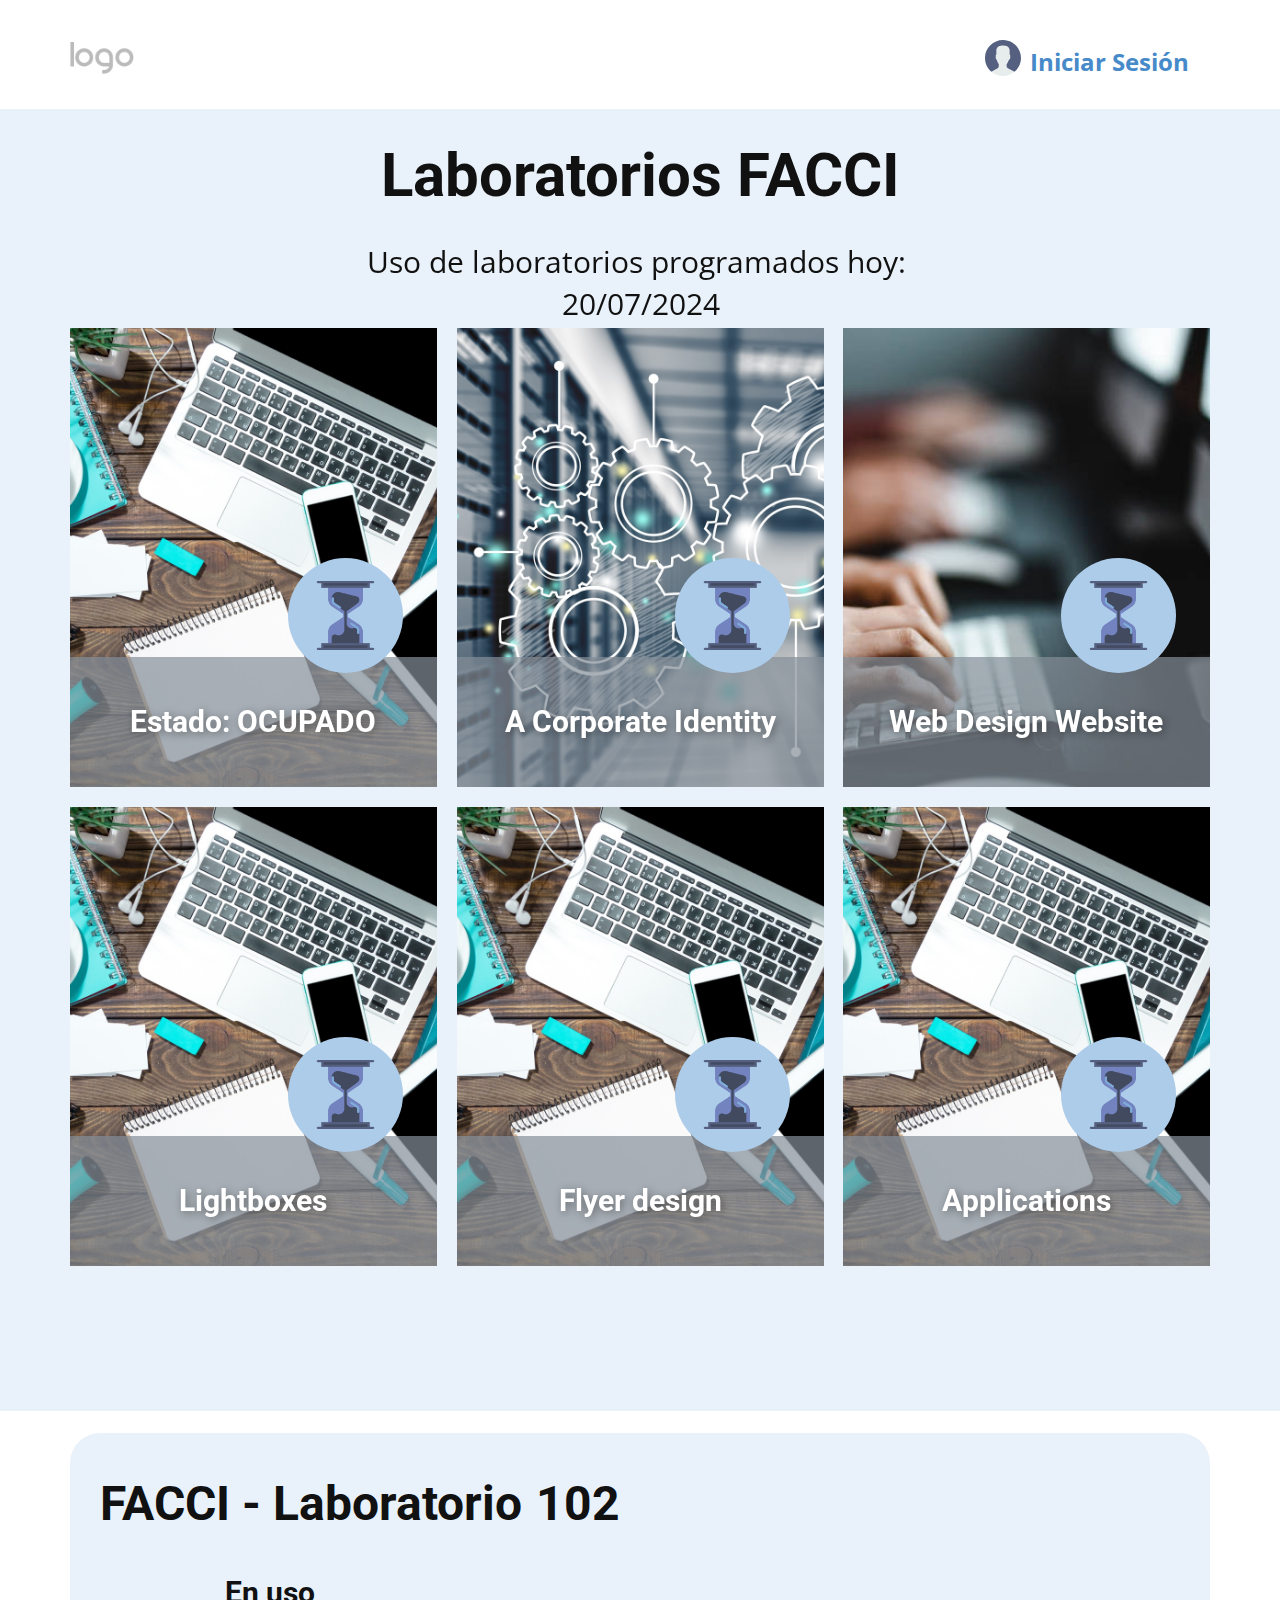
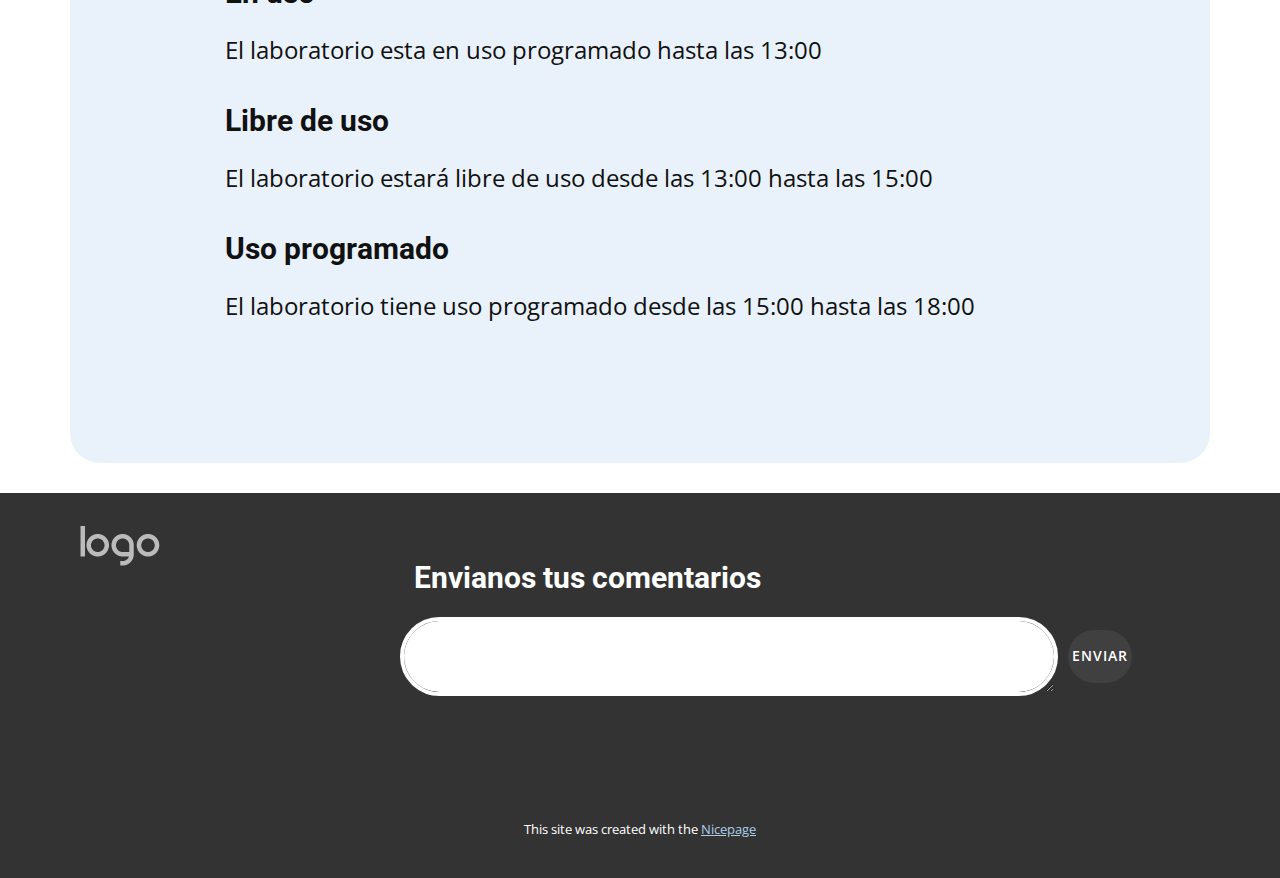
<file: index.html>
<!DOCTYPE html>
<html style="font-size: 16px;" lang="es"><head>
    <meta name="viewport" content="width=device-width, initial-scale=1.0">
    <meta charset="utf-8">
    <meta name="keywords" content="​Easy Way to Find a Perfect Property, ​Properties For Rent, ​Let’s Find The Right Selling Option, 20k, 14k, 2m, ​​Explore Apartment Types, ​Trusted By Best Exclusive Agents, ​Get Your Dream House">
    <meta name="description" content="">
    <title>Inicio</title>
    <link rel="stylesheet" href="nicepage.css" media="screen">
<link rel="stylesheet" href="Inicio.css" media="screen">
    <script class="u-script" type="text/javascript" src="jquery.js" defer=""></script>
    <script class="u-script" type="text/javascript" src="nicepage.js" defer=""></script>
    <meta name="generator" content="Nicepage 6.9.2, nicepage.com">
    <meta name="referrer" content="origin">
    <link id="u-theme-google-font" rel="stylesheet" href="https://fonts.googleapis.com/css?family=Roboto:100,100i,300,300i,400,400i,500,500i,700,700i,900,900i|Open+Sans:300,300i,400,400i,500,500i,600,600i,700,700i,800,800i">
    
    
    
    
    
    
    
    <script type="application/ld+json">{
		"@context": "http://schema.org",
		"@type": "Organization",
		"name": "",
		"logo": "images/default-logo.png"
}</script>
    <meta name="theme-color" content="#478ac9">
    <meta property="og:title" content="Inicio">
    <meta property="og:type" content="website">
  <meta data-intl-tel-input-cdn-path="intlTelInput/"></head>
  <body data-home-page="Inicio.html" data-home-page-title="Inicio" data-path-to-root="./" data-include-products="false" class="u-body u-xl-mode" data-lang="es"><header class="u-clearfix u-header u-header" id="sec-3ede"><div class="u-clearfix u-sheet u-sheet-1">
        <a href="Página-lg.html" class="u-image u-logo u-image-1" title="Página lg">
          <img src="images/default-logo.png" class="u-logo-image u-logo-image-1">
        </a>
        <p class="u-text u-text-default u-text-1">
          <a class="u-active-none u-border-none u-btn u-button-link u-button-style u-hover-none u-none u-text-palette-1-base u-btn-1" data-href="Perfil.html" href="LoginSignin.html"><span class="u-icon u-icon-1"><svg class="u-svg-content" viewBox="0 0 53 53" x="0px" y="0px" style="width: 1em; height: 1em;"><path style="fill:#E7ECED;" d="M18.613,41.552l-7.907,4.313c-0.464,0.253-0.881,0.564-1.269,0.903C14.047,50.655,19.998,53,26.5,53
	c6.454,0,12.367-2.31,16.964-6.144c-0.424-0.358-0.884-0.68-1.394-0.934l-8.467-4.233c-1.094-0.547-1.785-1.665-1.785-2.888v-3.322
	c0.238-0.271,0.51-0.619,0.801-1.03c1.154-1.63,2.027-3.423,2.632-5.304c1.086-0.335,1.886-1.338,1.886-2.53v-3.546
	c0-0.78-0.347-1.477-0.886-1.965v-5.126c0,0,1.053-7.977-9.75-7.977s-9.75,7.977-9.75,7.977v5.126
	c-0.54,0.488-0.886,1.185-0.886,1.965v3.546c0,0.934,0.491,1.756,1.226,2.231c0.886,3.857,3.206,6.633,3.206,6.633v3.24
	C20.296,39.899,19.65,40.986,18.613,41.552z"></path><g><path style="fill:#556080;" d="M26.953,0.004C12.32-0.246,0.254,11.414,0.004,26.047C-0.138,34.344,3.56,41.801,9.448,46.76
		c0.385-0.336,0.798-0.644,1.257-0.894l7.907-4.313c1.037-0.566,1.683-1.653,1.683-2.835v-3.24c0,0-2.321-2.776-3.206-6.633
		c-0.734-0.475-1.226-1.296-1.226-2.231v-3.546c0-0.78,0.347-1.477,0.886-1.965v-5.126c0,0-1.053-7.977,9.75-7.977
		s9.75,7.977,9.75,7.977v5.126c0.54,0.488,0.886,1.185,0.886,1.965v3.546c0,1.192-0.8,2.195-1.886,2.53
		c-0.605,1.881-1.478,3.674-2.632,5.304c-0.291,0.411-0.563,0.759-0.801,1.03V38.8c0,1.223,0.691,2.342,1.785,2.888l8.467,4.233
		c0.508,0.254,0.967,0.575,1.39,0.932c5.71-4.762,9.399-11.882,9.536-19.9C53.246,12.32,41.587,0.254,26.953,0.004z"></path>
</g></svg></span>&nbsp;Iniciar Sesión
          </a>
        </p>
      </div></header>
    <section class="u-align-center u-clearfix u-palette-1-light-3 u-section-1" id="carousel_0a41">
      
      
      
      
      
      
      
      
      
      
      
      
      
      
      
      
      
      
      
      
      
      
      
      
      
      <div class="u-clearfix u-sheet u-sheet-1">
        <h2 class="u-align-center u-text u-text-default u-text-1" data-animation-name="customAnimationIn" data-animation-duration="1500" data-animation-delay="0">Laboratorios FACCI</h2>
        <p class="u-align-center u-text u-text-2" data-animation-name="customAnimationIn" data-animation-duration="1500" data-animation-delay="250">Uso de laboratorios programados hoy:&nbsp;</p>
        <p class="u-align-center u-text u-text-3" data-animation-name="customAnimationIn" data-animation-duration="1500" data-animation-delay="250">20/07/2024</p>
        <div class="u-expanded-width u-list u-list-1">
          <div class="u-repeater u-repeater-1">
            <div class="u-align-center u-container-style u-image u-image-default u-list-item u-repeater-item u-shape-round u-image-1" data-animation-name="customAnimationIn" data-animation-duration="1500" data-animation-delay="500" data-image-width="1500" data-image-height="1000" data-href="Inicio.html#sec-8360">
              <div class="u-container-layout u-similar-container u-container-layout-1">
                <div class="u-container-align-center u-container-style u-expanded-width u-group u-opacity u-opacity-70 u-palette-5-dark-1 u-group-1">
                  <div class="u-container-layout u-valign-middle u-container-layout-2">
                    <h5 class="u-align-center u-hover-feature u-text u-text-body-alt-color u-text-4">Estado: OCUPADO</h5>
                  </div>
                </div><span class="u-align-left u-file-icon u-icon u-icon-circle u-palette-1-light-2 u-icon-1" data-animation-name="customAnimationIn" data-animation-duration="2000" data-href="Inicio.html#sec-8360"><img src="images/148854.png" alt=""></span>
              </div>
            </div>
            <div class="u-align-center u-container-style u-image u-image-default u-list-item u-repeater-item u-shape-round u-image-2" data-animation-name="customAnimationIn" data-animation-duration="1500" data-animation-delay="500" data-image-width="1553" data-image-height="1000" data-href="Inicio.html#sec-8360">
              <div class="u-container-layout u-similar-container u-container-layout-3">
                <div class="u-container-style u-expanded-width u-group u-opacity u-opacity-70 u-palette-5-dark-1 u-group-2">
                  <div class="u-container-layout u-valign-middle u-container-layout-4">
                    <h5 class="u-align-center u-hover-feature u-text u-text-body-alt-color u-text-5"> A Corporate Identity </h5>
                  </div>
                </div><span class="u-align-left u-file-icon u-icon u-icon-circle u-palette-1-light-2 u-icon-1" data-animation-name="customAnimationIn" data-animation-duration="2000" data-href="Inicio.html#sec-8360"><img src="images/148854.png" alt=""></span>
              </div>
            </div>
            <div class="u-align-center u-container-style u-image u-image-default u-list-item u-repeater-item u-shape-round u-image-3" data-animation-name="customAnimationIn" data-animation-duration="1500" data-animation-delay="500" data-image-width="612" data-image-height="408" data-href="Inicio.html#sec-8360">
              <div class="u-container-layout u-similar-container u-container-layout-5">
                <div class="u-container-style u-expanded-width u-group u-opacity u-opacity-70 u-palette-5-dark-1 u-group-3">
                  <div class="u-container-layout u-valign-middle u-container-layout-6">
                    <h5 class="u-align-center u-hover-feature u-text u-text-body-alt-color u-text-6"> Web Design Website</h5>
                  </div>
                </div><span class="u-align-left u-file-icon u-icon u-icon-circle u-palette-1-light-2 u-icon-1" data-animation-name="customAnimationIn" data-animation-duration="2000" data-href="Inicio.html#sec-8360"><img src="images/148854.png" alt=""></span>
              </div>
            </div>
            <div class="u-align-center u-container-style u-image u-image-default u-list-item u-repeater-item u-shape-round u-image-4" data-animation-name="customAnimationIn" data-animation-duration="1500" data-animation-delay="500" data-image-width="1500" data-image-height="1000" data-href="Inicio.html#sec-8360">
              <div class="u-container-layout u-similar-container u-container-layout-7">
                <div class="u-container-align-center u-container-style u-expanded-width u-group u-opacity u-opacity-70 u-palette-5-dark-1 u-group-4">
                  <div class="u-container-layout u-valign-middle u-container-layout-8">
                    <h5 class="u-align-center u-hover-feature u-text u-text-body-alt-color u-text-7"> Lightboxes</h5>
                  </div>
                </div><span class="u-align-left u-file-icon u-icon u-icon-circle u-palette-1-light-2 u-icon-1" data-animation-name="customAnimationIn" data-animation-duration="2000" data-href="Inicio.html#sec-8360"><img src="images/148854.png" alt=""></span>
              </div>
            </div>
            <div class="u-align-center u-container-style u-image u-image-default u-list-item u-repeater-item u-shape-round u-image-5" data-animation-name="customAnimationIn" data-animation-duration="1500" data-animation-delay="500" data-image-width="1500" data-image-height="1000" data-href="Inicio.html#sec-8360">
              <div class="u-container-layout u-similar-container u-container-layout-9">
                <div class="u-container-style u-expanded-width u-group u-opacity u-opacity-70 u-palette-5-dark-1 u-group-5">
                  <div class="u-container-layout u-valign-middle u-container-layout-10">
                    <h5 class="u-align-center u-hover-feature u-text u-text-body-alt-color u-text-8">Flyer design</h5>
                  </div>
                </div><span class="u-align-left u-file-icon u-icon u-icon-circle u-palette-1-light-2 u-icon-1" data-animation-name="customAnimationIn" data-animation-duration="2000" data-href="Inicio.html#sec-8360"><img src="images/148854.png" alt=""></span>
              </div>
            </div>
            <div class="u-align-center u-container-style u-image u-image-default u-list-item u-repeater-item u-shape-round u-image-6" data-animation-name="customAnimationIn" data-animation-duration="1500" data-animation-delay="500" data-image-width="1500" data-image-height="1000" data-href="Inicio.html#sec-8360">
              <div class="u-container-layout u-similar-container u-container-layout-11">
                <div class="u-container-style u-expanded-width u-group u-opacity u-opacity-70 u-palette-5-dark-1 u-group-6">
                  <div class="u-container-layout u-valign-middle u-container-layout-12">
                    <h5 class="u-align-center u-hover-feature u-text u-text-body-alt-color u-text-9">Applications</h5>
                  </div>
                </div><span class="u-align-left u-file-icon u-icon u-icon-circle u-palette-1-light-2 u-icon-1" data-animation-name="customAnimationIn" data-animation-duration="2000" data-href="Inicio.html#sec-8360"><img src="images/148854.png" alt=""></span>
              </div>
            </div>
          </div>
        </div>
      </div>
      
      
      
      
    </section>
    <section class="u-clearfix u-section-2" id="sec-8360">
      <div class="u-clearfix u-sheet u-sheet-1">
        <div class="data-layout-selected u-clearfix u-expanded-width u-gutter-20 u-layout-wrap u-layout-wrap-1">
          <div class="u-layout">
            <div class="u-layout-row">
              <div class="u-container-style u-layout-cell u-palette-1-light-3 u-radius-40 u-shape-round u-size-60 u-layout-cell-1">
                <div class="u-container-layout u-container-layout-1">
                  <h2 class="u-text u-text-default u-text-1">FACCI - Laboratorio</h2>
                  <h2 class="u-text u-text-default u-text-2">102</h2>
                  <div class="u-expanded-width u-list u-list-1">
                    <div class="u-repeater u-repeater-1">
                      <div class="u-container-style u-list-item u-repeater-item">
                        <div class="u-container-layout u-similar-container u-container-layout-2"><span class="u-align-left u-file-icon u-icon u-icon-circle u-palette-1-light-2 u-icon-1" data-animation-name="customAnimationIn" data-animation-duration="2000"><img src="images/148854.png" alt=""></span>
                          <h5 class="u-text u-text-default-lg u-text-default-md u-text-default-xl u-text-3"> En uso</h5>
                          <p class="u-text u-text-default-lg u-text-default-md u-text-default-xl u-text-4">El laboratorio esta en uso programado hasta las 13:00 </p>
                        </div>
                      </div>
                      <div class="u-container-align-left u-container-style u-list-item u-repeater-item">
                        <div class="u-container-layout u-similar-container u-container-layout-3"><span class="u-align-left u-icon u-icon-circle u-palette-1-light-2 u-icon-2" data-animation-name="customAnimationIn" data-animation-duration="2000"><svg class="u-svg-link" preserveAspectRatio="xMidYMin slice" viewBox="0 0 50 50" style=""><use xlink:href="#svg-2711"></use></svg><svg class="u-svg-content" viewBox="0 0 50 50" x="0px" y="0px" id="svg-2711" style="enable-background:new 0 0 50 50;"><circle style="fill:#25AE88;" cx="25" cy="25" r="25"></circle><polyline style="fill:none;stroke:#FFFFFF;stroke-width:2;stroke-linecap:round;stroke-linejoin:round;stroke-miterlimit:10;" points="
	38,15 22,33 12,25 "></polyline></svg></span>
                          <h5 class="u-text u-text-default-lg u-text-default-md u-text-default-xl u-text-5">Libre de uso</h5>
                          <p class="u-text u-text-default-lg u-text-default-md u-text-default-xl u-text-6">El laboratorio estará libre de uso desde las 13:00 hasta las 15:00</p>
                        </div>
                      </div>
                      <div class="u-container-align-left u-container-style u-list-item u-repeater-item">
                        <div class="u-container-layout u-similar-container u-container-layout-4"><span class="u-align-left u-file-icon u-icon u-icon-circle u-palette-1-light-2 u-icon-3" data-animation-name="customAnimationIn" data-animation-duration="2000"><img src="images/148977.png" alt=""></span>
                          <h5 class="u-text u-text-default-lg u-text-default-md u-text-default-xl u-text-7">Uso programado</h5>
                          <p class="u-text u-text-default-lg u-text-default-md u-text-default-xl u-text-8">El laboratorio tiene uso programado desde ​las 15:00 hasta las 18:00</p>
                        </div>
                      </div>
                    </div>
                  </div>
                </div>
              </div>
            </div>
          </div>
        </div>
      </div>
    </section>
    
    
    
    
    
    
    <footer class="u-clearfix u-footer u-grey-80 u-footer" id="sec-6f58"><div class="u-clearfix u-sheet u-valign-middle u-sheet-1">
        <div class="data-layout-selected u-clearfix u-expanded-width u-gutter-30 u-layout-wrap u-layout-wrap-1">
          <div class="u-gutter-0 u-layout">
            <div class="u-layout-row">
              <div class="u-align-center-lg u-align-left-md u-align-left-sm u-align-left-xl u-container-style u-layout-cell u-left-cell u-size-13 u-layout-cell-1">
                <div class="u-container-layout u-valign-top-lg u-valign-top-sm u-valign-top-xl u-container-layout-1">
                  <a href="#" class="u-image u-logo u-image-1" data-image-width="80" data-image-height="40">
                    <img src="images/default-logo.png" class="u-logo-image u-logo-image-1">
                  </a>
                </div>
              </div>
              <div class="u-align-left u-container-style u-layout-cell u-right-cell u-size-47 u-layout-cell-2">
                <div class="u-container-layout u-container-layout-2">
                  <h5 class="u-text u-text-default u-text-font u-text-1">Envianos tus comentarios</h5>
                  <div class="u-form u-form-1">
                    <form action="https://forms.nicepagesrv.com/v2/form/process" class="u-clearfix u-form-horizontal u-form-spacing-10 u-inner-form" style="padding: 10px" source="email" name="form">
                      <div class="u-form-group u-form-message u-form-group-1">
                        <label for="email-2555" class="u-label u-label-1"></label>
                        <textarea id="email-2555" name="comentario" class="u-border-4 u-border-white u-input u-input-rectangle u-radius-50" required="required"></textarea>
                      </div>
                      <div class="u-align-left u-form-group u-form-submit">
                        <a href="#" class="u-active-grey-90 u-border-4 u-border-active-grey-90 u-border-grey-75 u-border-hover-grey-90 u-btn u-btn-round u-btn-submit u-button-style u-grey-75 u-hover-grey-90 u-radius-50 u-btn-1">enviar</a>
                        <input type="submit" value="submit" class="u-form-control-hidden">
                      </div>
                      <div class="u-form-send-message u-form-send-success"> Thank you! Your message has been sent. </div>
                      <div class="u-form-send-error u-form-send-message"> Unable to send your message. Please fix errors then try again. </div>
                      <input type="hidden" value="" name="recaptchaResponse">
                      <input type="hidden" name="formServices" value="b9adb45e-18d4-6334-3d7c-7cb2d4c08adf">
                    </form>
                  </div>
                </div>
              </div>
            </div>
          </div>
        </div>
      </div></footer>
    <section class="u-backlink u-clearfix u-grey-80">
      <p class="u-text">
        <span>This site was created with the </span>
        <a class="u-link" href="https://nicepage.com/" target="_blank" rel="nofollow">
          <span>Nicepage</span>
        </a>
      </p>
    </section>
  
</body></html>
</file>
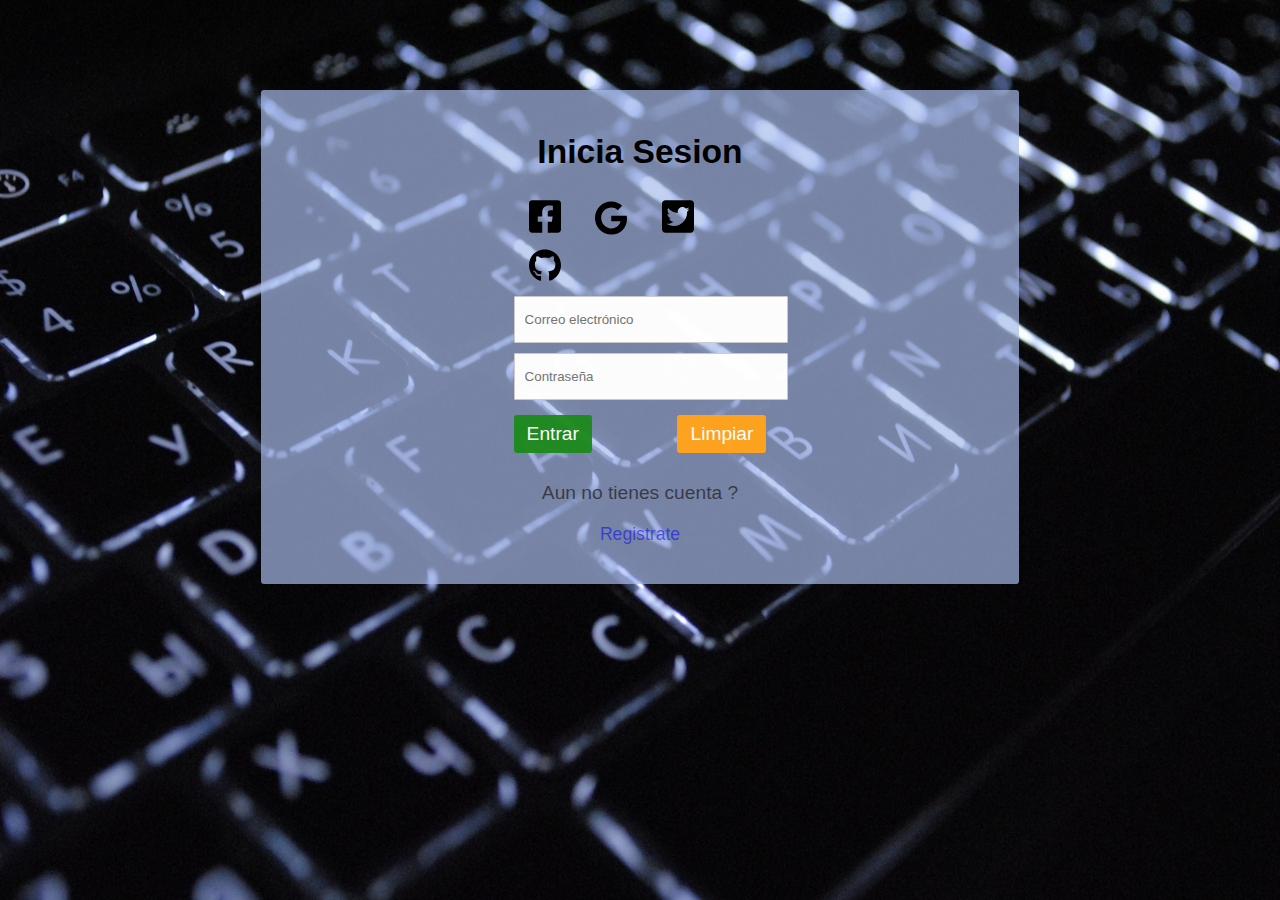
<file: login.html>
<!DOCTYPE html>
<html lang="es">
<head>
    <meta charset="UTF-8">
    <meta name="viewport" content="width=device-width, initial-scale=1.0">
    <meta http-equiv="X-UA-Compatible" content="ie=edge">
    <title>Inicio de sesion</title>
    <link rel="stylesheet" href="css/style.css">
    <link rel="shortcut icon" href="img/favicon.png" type="image/x-icon">
    <script>
        function loginUser(event) {
            event.preventDefault(); // Evita el envío del formulario

            // Obtén los valores del formulario
            const email = document.querySelector('input[name="email"]').value;
            const password = document.querySelector('input[name="password"]').value;

            // Obtén los datos del usuario desde localStorage
            const user = JSON.parse(localStorage.getItem('user'));

            // Verifica los datos de inicio de sesión
            if (user && user.email === email && user.password === password) {
                // Redirige a la página de bienvenida
                window.location.href = "Página-lg.html";
            } else {
                alert("Correo electrónico o contraseña incorrectos");
            }
        }
    </script>
</head>
<body>
    <main>
        <article>
            <section>
                <form id="login" onsubmit="loginUser(event)">
                    <h1>Inicia Sesion</h1>
                    <img src="icons-social/facebook.svg" title="Inicia Sesion con Facebook" alt="Inicia Sesion con Facebook">
                    <img src="icons-social/google.svg" title="Inicia Sesion con Google" alt="Inicia Sesion con Google">
                    <img src="icons-social/twitter.svg" title="Inicia Sesion con Twitter" alt="Inicia Sesion con Twitter">
                    <img src="icons-social/github.svg" title="Inicia Sesion con GitHub" alt="Inicia Sesion con GitHub">

                    <input type="email" name="email" placeholder="Correo electr&oacute;nico" required><br/>
                    <input type="password" name="password" placeholder="Contrase&ntilde;a" required><br/>
                    <button type="submit">Entrar</button>
                    <button type="reset">Limpiar</button>

                    <p>Aun no tienes cuenta ?</p>
                    <p>
                        <a href="register.html">Registrate</a>
                    </p>
                </form>
            </section>
        </article>
    </main>
</body>
</html>
</file>
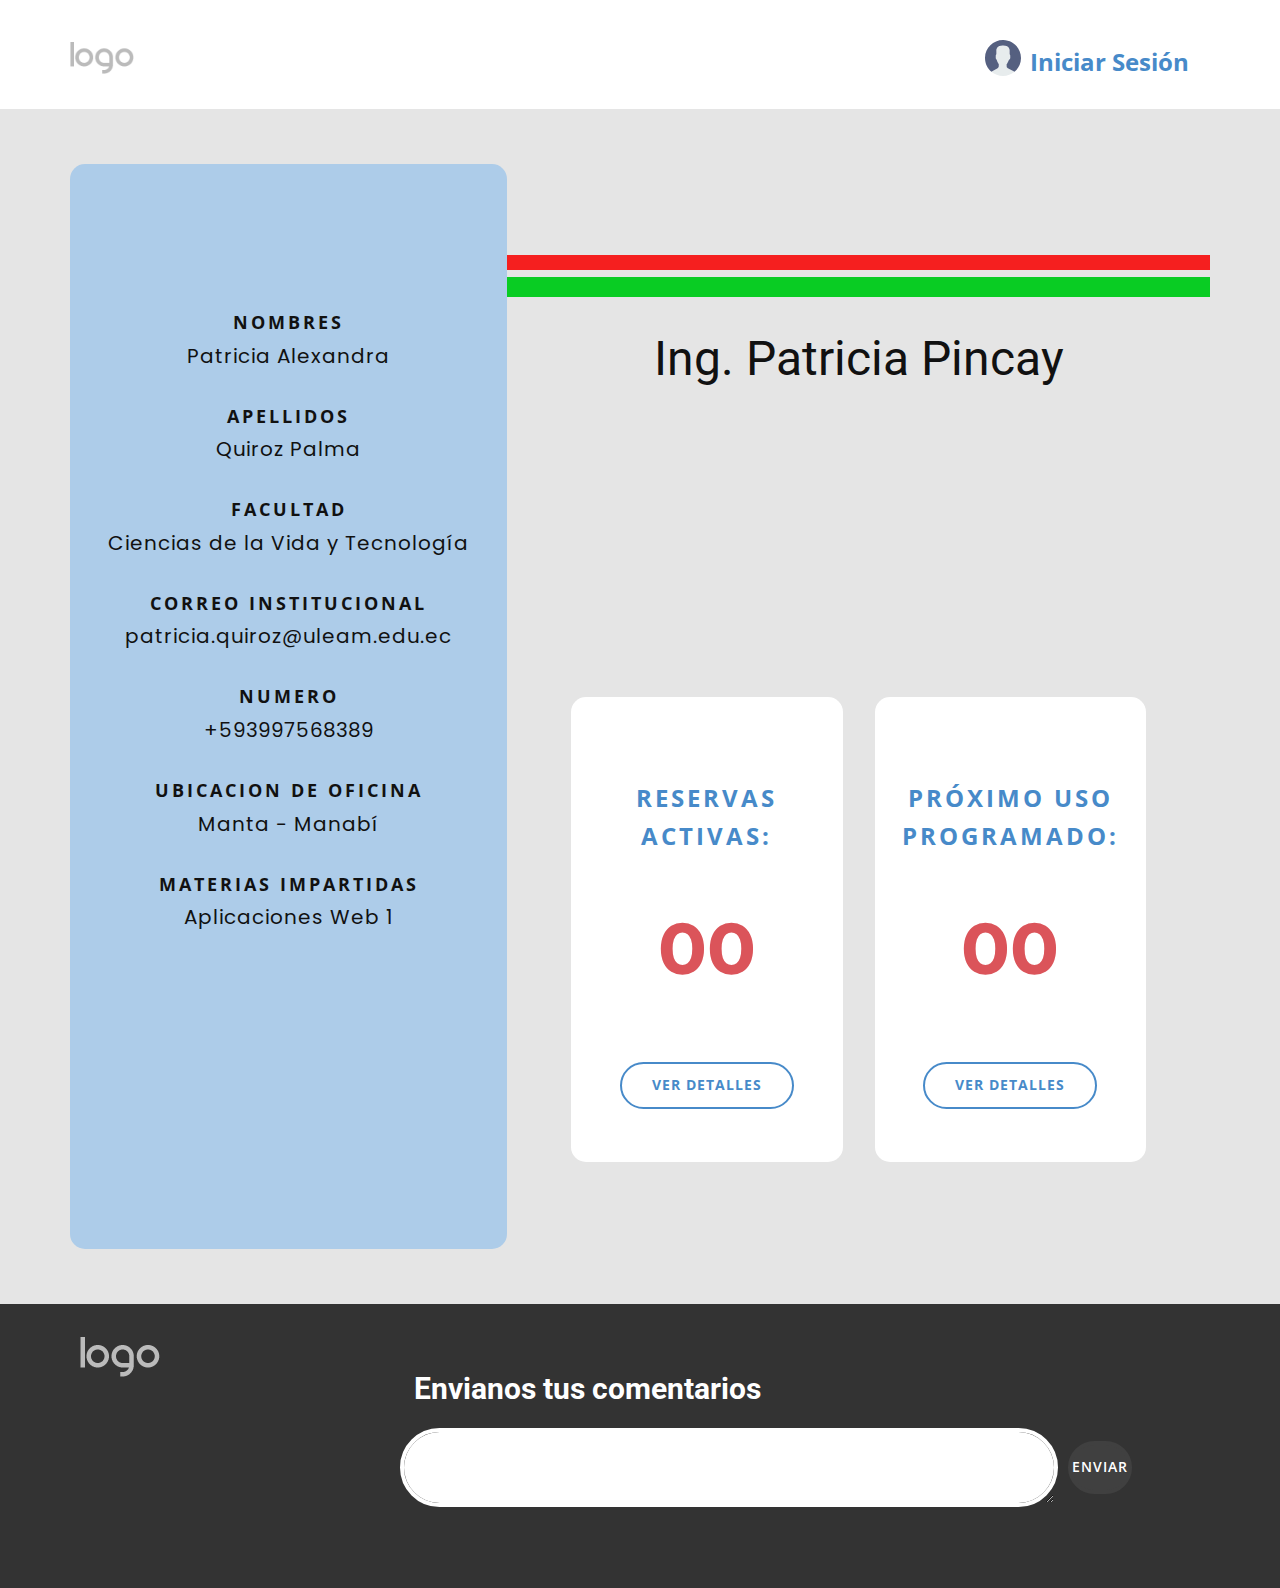
<file: Perfil.html>
<!DOCTYPE html>
<html style="font-size: 16px;" lang="es"><head>
    <meta name="viewport" content="width=device-width, initial-scale=1.0">
    <meta charset="utf-8">
    <meta name="keywords" content="Easily Accessible &amp;amp; Secure, Data Visualization, High availability infrastructure, Hosting Datacenter">
    <meta name="description" content="">
    <title>Perfil</title>
    <link rel="stylesheet" href="nicepage.css" media="screen">
<link rel="stylesheet" href="Perfil.css" media="screen">
    <script class="u-script" type="text/javascript" src="jquery.js" defer=""></script>
    <script class="u-script" type="text/javascript" src="nicepage.js" defer=""></script>
    <meta name="referrer" content="origin">
    <link id="u-theme-google-font" rel="stylesheet" href="https://fonts.googleapis.com/css?family=Roboto:100,100i,300,300i,400,400i,500,500i,700,700i,900,900i|Open+Sans:300,300i,400,400i,500,500i,600,600i,700,700i,800,800i">
    <link id="u-page-google-font" rel="stylesheet" href="https://fonts.googleapis.com/css?family=Open+Sans:300,300i,400,400i,500,500i,600,600i,700,700i,800,800i|Montserrat:100,100i,200,200i,300,300i,400,400i,500,500i,600,600i,700,700i,800,800i,900,900i|Poppins:100,100i,200,200i,300,300i,400,400i,500,500i,600,600i,700,700i,800,800i,900,900i">
    
    
    
    
    
    
    <script type="application/ld+json">{
		"@context": "http://schema.org",
		"@type": "Organization",
		"name": "",
		"logo": "images/default-logo.png"
}</script>

<script>
  document.addEventListener('DOMContentLoaded', function() {
      // Obtén los datos del usuario desde localStorage
      const user = JSON.parse(localStorage.getItem('user'));
      
      if (user && user.name && user.surname) {
          // Cambia el texto del botón de iniciar sesión
          const loginButton = document.getElementById('loginButton');
          loginButton.innerHTML = `<span class="u-icon u-icon-1">
              <svg class="u-svg-content" viewBox="0 0 53 53" x="0px" y="0px" style="width: 1em; height: 1em;">
                  <path style="fill:#E7ECED;" d="M18.613,41.552l-7.907,4.313c-0.464,0.253-0.881,0.564-1.269,0.903C14.047,50.655,19.998,53,26.5,53
                  c6.454,0,12.367-2.31,16.964-6.144c-0.424-0.358-0.884-0.68-1.394-0.934l-8.467-4.233c-1.094-0.547-1.785-1.665-1.785-2.888v-3.322
                  c0.238-0.271,0.51-0.619,0.801-1.03c1.154-1.63,2.027-3.423,2.632-5.304c1.086-0.335,1.886-1.338,1.886-2.53v-3.546
                  c0-0.78-0.347-1.477-0.886-1.965v-5.126c0,0,1.053-7.977-9.75-7.977s-9.75,7.977-9.75,7.977v5.126
                  c-0.54,0.488-0.886,1.185-0.886,1.965v3.546c0,0.934,0.491,1.756,1.226,2.231c0.886,3.857,3.206,6.633,3.206,6.633v3.24
                  C20.296,39.899,19.65,40.986,18.613,41.552z"></path>
                  <g>
                      <path style="fill:#556080;" d="M26.953,0.004C12.32-0.246,0.254,11.414,0.004,26.047C-0.138,34.344,3.56,41.801,9.448,46.76
                      c0.385-0.336,0.798-0.644,1.257-0.894l7.907-4.313c1.037-0.566,1.683-1.653,1.683-2.835v-3.24c0,0-2.321-2.776-3.206-6.633
                      c-0.734-0.475-1.226-1.296-1.226-2.231v-3.546c0-0.78,0.347-1.477,0.886-1.965v-5.126c0,0-1.053-7.977,9.75-7.977
                      s9.75,7.977,9.75,7.977v5.126c0.54,0.488,0.886,1.185,0.886,1.965v3.546c0,1.192-0.8,2.195-1.886,2.53
                      c-0.605,1.881-1.478,3.674-2.632,5.304c-0.291,0.411-0.563,0.759-0.801,1.03V38.8c0,1.223,0.691,2.342,1.785,2.888l8.467,4.233
                      c0.508,0.254,0.967,0.575,1.39,0.932c5.71-4.762,9.399-11.882,9.536-19.9C53.246,12.32,41.587,0.254,26.953,0.004z"></path>
                  </g>
              </svg>
              </span>&nbsp;${user.name} ${user.surname}`;
      }
  });
</script>

    <meta name="theme-color" content="#478ac9">
    <meta property="og:title" content="Perfil">
    <meta property="og:type" content="website">
  <meta data-intl-tel-input-cdn-path="intlTelInput/"></head>
  <body data-path-to-root="./" data-include-products="false" class="u-body u-xl-mode" data-lang="es"><header class="u-clearfix u-header u-header" id="sec-3ede"><div class="u-clearfix u-sheet u-sheet-1">
        <a href="Página-lg.html" class="u-image u-logo u-image-1" title="Página lg">
          <img src="images/default-logo.png" class="u-logo-image u-logo-image-1">
        </a>
        <p class="u-text u-text-default u-text-1">
          <a id="loginButton" class="u-active-none u-border-none u-btn u-button-link u-button-style u-hover-none u-none u-text-palette-1-base u-btn-1" data-href="Perfil.html" href="LoginSignin.html"><span class="u-icon u-icon-1"><svg class="u-svg-content" viewBox="0 0 53 53" x="0px" y="0px" style="width: 1em; height: 1em;"><path style="fill:#E7ECED;" d="M18.613,41.552l-7.907,4.313c-0.464,0.253-0.881,0.564-1.269,0.903C14.047,50.655,19.998,53,26.5,53
	c6.454,0,12.367-2.31,16.964-6.144c-0.424-0.358-0.884-0.68-1.394-0.934l-8.467-4.233c-1.094-0.547-1.785-1.665-1.785-2.888v-3.322
	c0.238-0.271,0.51-0.619,0.801-1.03c1.154-1.63,2.027-3.423,2.632-5.304c1.086-0.335,1.886-1.338,1.886-2.53v-3.546
	c0-0.78-0.347-1.477-0.886-1.965v-5.126c0,0,1.053-7.977-9.75-7.977s-9.75,7.977-9.75,7.977v5.126
	c-0.54,0.488-0.886,1.185-0.886,1.965v3.546c0,0.934,0.491,1.756,1.226,2.231c0.886,3.857,3.206,6.633,3.206,6.633v3.24
	C20.296,39.899,19.65,40.986,18.613,41.552z"></path><g><path style="fill:#556080;" d="M26.953,0.004C12.32-0.246,0.254,11.414,0.004,26.047C-0.138,34.344,3.56,41.801,9.448,46.76
		c0.385-0.336,0.798-0.644,1.257-0.894l7.907-4.313c1.037-0.566,1.683-1.653,1.683-2.835v-3.24c0,0-2.321-2.776-3.206-6.633
		c-0.734-0.475-1.226-1.296-1.226-2.231v-3.546c0-0.78,0.347-1.477,0.886-1.965v-5.126c0,0-1.053-7.977,9.75-7.977
		s9.75,7.977,9.75,7.977v5.126c0.54,0.488,0.886,1.185,0.886,1.965v3.546c0,1.192-0.8,2.195-1.886,2.53
		c-0.605,1.881-1.478,3.674-2.632,5.304c-0.291,0.411-0.563,0.759-0.801,1.03V38.8c0,1.223,0.691,2.342,1.785,2.888l8.467,4.233
		c0.508,0.254,0.967,0.575,1.39,0.932c5.71-4.762,9.399-11.882,9.536-19.9C53.246,12.32,41.587,0.254,26.953,0.004z"></path>
</g></svg></span>&nbsp;Iniciar Sesión
          </a>
        </p>
      </div></header>
    <section class="u-clearfix u-grey-10 u-section-1" id="carousel_f19d">
      <div class="u-clearfix u-sheet u-valign-middle-lg u-valign-middle-md u-valign-middle-sm u-valign-middle-xl u-sheet-1">
        <div class="data-layout-selected u-clearfix u-expanded-width u-layout-wrap u-layout-wrap-1">
          <div class="u-layout">
            <div class="u-layout-row">
              <div class="u-size-23-lg u-size-23-xl u-size-60-md u-size-60-sm u-size-60-xs">
                <div class="u-layout-col">
                  <div class="u-container-style u-layout-cell u-palette-1-light-2 u-radius-15 u-shape-round u-size-60 u-layout-cell-1">
                    <div class="u-container-layout u-container-layout-1">
                      <h6 class="u-align-center u-custom-font u-font-open-sans u-text u-text-default u-text-1">nombres</h6>
                      <p class="u-align-center u-custom-font u-text u-text-2">Patricia Alexandra </p>
                      <h6 class="u-align-center u-custom-font u-font-open-sans u-text u-text-default u-text-3">apellidos </h6>
                      <p class="u-align-center u-custom-font u-text u-text-4">Quiroz Palma</p>
                      <h6 class="u-align-center u-custom-font u-font-open-sans u-text u-text-default u-text-5">Facultad</h6>
                      <p class="u-align-center u-custom-font u-text u-text-6">Ciencias de la Vida y Tecnología </p>
                      <h6 class="u-align-center u-custom-font u-font-open-sans u-text u-text-default u-text-7">correo institucional</h6>
                      <p class="u-align-center u-custom-font u-text u-text-6">patricia​.quiroz@uleam.edu.ec</a>
                      <h6 class="u-align-center u-custom-font u-font-open-sans u-text u-text-default u-text-8">Numero</h6>
                      <p class="u-align-center u-custom-font u-text u-text-6">+593997568389</a>
                      <h6 class="u-align-center u-custom-font u-font-open-sans u-text u-text-default u-text-9">Ubicacion de oficina</h6>
                      <p class="u-align-center u-custom-font u-text u-text-10">Manta - Manabí</p>
                      <h6 class="u-align-center u-custom-font u-font-open-sans u-text u-text-default u-text-11">Materias impartidas</h6>
                      <p class="u-align-center u-custom-font u-text u-text-12">Aplicaciones Web 1 </p>
                      <div class="u-social-icons u-spacing-10 u-social-icons-1">
</g>
</g></svg></span>
                        </a>
                      </div>
                    </div>
                  </div>
                </div>
              </div>
              <div class="u-size-37-lg u-size-37-xl u-size-60-md u-size-60-sm u-size-60-xs">
                <div class="u-layout-col">
                  <div class="u-align-center u-container-style u-layout-cell u-size-30 u-layout-cell-2">
                    <div class="u-container-layout u-container-layout-2">
                      <div class="u-custom-color-1 u-expanded-width u-shape u-shape-rectangle u-shape-1"></div>
                      <div class="u-custom-color-2 u-expanded-width u-shape u-shape-rectangle u-shape-2"></div>
                      <h3 class="u-text u-text-13">Ing. Patricia Pincay</h3>
                    </div>
                  </div>
                  <div class="u-align-center u-container-style u-layout-cell u-size-30 u-layout-cell-3">
                    <div class="u-container-layout u-valign-middle u-container-layout-3">
                      <div class="u-expanded-width-md u-expanded-width-sm u-expanded-width-xs u-list u-list-1">
                        <div class="u-repeater u-repeater-1">
                          <div class="u-align-center u-container-style u-list-item u-radius-15 u-repeater-item u-shape-round u-white u-list-item-1">
                            <div class="u-container-layout u-similar-container u-container-layout-4">
                              <p class="u-text u-text-palette-1-base u-text-14">reservas activas:</p>
                              <h3 class="u-custom-font u-font-montserrat u-text u-text-palette-2-base u-text-15" data-animation-name="counter" data-animation-event="scroll" data-animation-duration="3000">00</h3>
                              <a href="#sec-5881" class="u-border-2 u-border-hover-palette-1-base u-border-palette-1-base u-btn u-btn-round u-button-style u-dialog-link u-hover-palette-1-base u-none u-radius u-btn-3">ver Detalles </a>
                            </div>
                          </div>
                          <div class="u-align-center u-container-style u-list-item u-radius-15 u-repeater-item u-shape-round u-white u-list-item-2">
                            <div class="u-container-layout u-similar-container u-container-layout-5">
                              <p class="u-text u-text-palette-1-base u-text-16">próximo​ uso programado:</p>
                              <h3 class="u-custom-font u-font-montserrat u-text u-text-palette-2-base u-text-17" data-animation-name="counter" data-animation-event="scroll" data-animation-duration="3000">00</h3>
                              <a href="#sec-d969" class="u-border-2 u-border-hover-palette-1-base u-border-palette-1-base u-btn u-btn-round u-button-style u-dialog-link u-hover-palette-1-base u-none u-radius u-btn-4">ver detalles </a>
                            </div>
                          </div>
                        </div>
                      </div>
                    </div>
                  </div>
                </div>
              </div>
            </div>
          </div>
        </div>
      </div>
    </section>
    
    
    
    
    
    
    <footer class="u-clearfix u-footer u-grey-80 u-footer" id="sec-6f58"><div class="u-clearfix u-sheet u-valign-middle u-sheet-1">
        <div class="data-layout-selected u-clearfix u-expanded-width u-gutter-30 u-layout-wrap u-layout-wrap-1">
          <div class="u-gutter-0 u-layout">
            <div class="u-layout-row">
              <div class="u-align-center-lg u-align-left-md u-align-left-sm u-align-left-xl u-container-style u-layout-cell u-left-cell u-size-13 u-layout-cell-1">
                <div class="u-container-layout u-valign-top-lg u-valign-top-sm u-valign-top-xl u-container-layout-1">
                  <a href="#" class="u-image u-logo u-image-1" data-image-width="80" data-image-height="40">
                    <img src="images/default-logo.png" class="u-logo-image u-logo-image-1">
                  </a>
                </div>
              </div>
              <div class="u-align-left u-container-style u-layout-cell u-right-cell u-size-47 u-layout-cell-2">
                <div class="u-container-layout u-container-layout-2">
                  <h5 class="u-text u-text-default u-text-font u-text-1">Envianos tus comentarios</h5>
                  <div class="u-form u-form-1">
                    <form action="" class="u-clearfix u-form-horizontal u-form-spacing-10 u-inner-form" style="padding: 10px" source="email" name="form">
                      <div class="u-form-group u-form-message u-form-group-1">
                        <label for="email-2555" class="u-label u-label-1"></label>
                        <textarea id="email-2555" name="comentario" class="u-border-4 u-border-white u-input u-input-rectangle u-radius-50" required="required"></textarea>
                      </div>
                      <div class="u-align-left u-form-group u-form-submit">
                        <a href="#" class="u-active-grey-90 u-border-4 u-border-active-grey-90 u-border-grey-75 u-border-hover-grey-90 u-btn u-btn-round u-btn-submit u-button-style u-grey-75 u-hover-grey-90 u-radius-50 u-btn-1">enviar</a>
                        <input type="submit" value="submit" class="u-form-control-hidden">
                      </div>
                      <div class="u-form-send-message u-form-send-success"> Gracias por sus comentarios </div>
                      <div class="u-form-send-error u-form-send-message"> No se pudo enviar su mensaje, intente nuevamente </div>
                      <input type="hidden" value="" name="recaptchaResponse">
                      <input type="hidden" name="formServices" value="b9adb45e-18d4-6334-3d7c-7cb2d4c08adf">
                    </form>
                  </div>
                </div>
              </div>
            </div>
          </div>
        </div>
      </div>
    </footer>
  <section class="u-black u-clearfix u-container-style u-dialog-block u-opacity u-opacity-70 u-dialog-section-6" id="sec-d969">
      <div class="u-align-center u-container-style u-dialog u-white u-dialog-1">
        <div class="u-container-layout u-container-layout-1">
          <h5 class="u-custom-font u-text u-text-default u-text-font u-text-1">Su próximo uso de laboratorio esta programado ​para:</h5>
          <p class="u-text u-text-default u-text-2">0 </p>
          <p class="u-text u-text-default u-text-3">00/00/0000</p>
          <p class="u-text u-text-default u-text-4">desde las</p>
          <p class="u-text u-text-default u-text-5">en el laboratorio</p>
          <p class="u-text u-text-default u-text-6">hasta</p>
          <p class="u-text u-text-default u-text-7">00:00 <span style="font-weight: 700;"></span>
          </p>
          <p class="u-text u-text-default u-text-8">00:00</p>
        </div><button class="u-dialog-close-button u-icon u-text-grey-40 u-icon-1"><svg class="u-svg-link" preserveAspectRatio="xMidYMin slice" viewBox="0 0 16 16" style=""><use xmlns:xlink="http://www.w3.org/1999/xlink" xlink:href="#svg-efe9"></use></svg><svg xmlns="http://www.w3.org/2000/svg" xmlns:xlink="http://www.w3.org/1999/xlink" version="1.1" xml:space="preserve" class="u-svg-content" viewBox="0 0 16 16" x="0px" y="0px" id="svg-efe9"><rect x="7" y="0" transform="matrix(0.7071 -0.7071 0.7071 0.7071 -3.3138 8.0002)" width="2" height="16"></rect><rect x="0" y="7" transform="matrix(0.7071 -0.7071 0.7071 0.7071 -3.3138 8.0002)" width="16" height="2"></rect></svg></button>
      </div>
    </section><style>.u-dialog-section-6 .u-dialog-1 {
  width: 839px;
  min-height: 400px;
  height: auto;
  margin: 178px auto 60px;
}

.u-dialog-section-6 .u-container-layout-1 {
  padding: 30px;
}

.u-dialog-section-6 .u-text-1 {
  font-size: 2.25rem;
  margin: 25px 0 0;
}

.u-dialog-section-6 .u-text-2 {
  font-size: 1.875rem;
  font-weight: 700;
  margin: 40px 207px 0 auto;
}

.u-dialog-section-6 .u-text-3 {
  font-size: 1.875rem;
  font-weight: 700;
  margin: -48px auto 0 51px;
}

.u-dialog-section-6 .u-text-4 {
  font-size: 1.875rem;
  margin: -48px 36px 0 auto;
}

.u-dialog-section-6 .u-text-5 {
  font-size: 1.875rem;
  margin: -48px auto 0 248px;
}

.u-dialog-section-6 .u-text-6 {
  font-size: 1.875rem;
  margin: 25px auto 0;
}

.u-dialog-section-6 .u-text-7 {
  font-size: 1.875rem;
  font-weight: 700;
  margin: -48px 220px 0 auto;
}

.u-dialog-section-6 .u-text-8 {
  font-size: 1.875rem;
  font-weight: 700;
  margin: -48px auto 0 220px;
}

.u-dialog-section-6 .u-icon-1 {
  width: 20px;
  height: 20px;
}

@media (max-width: 1199px) {
  .u-dialog-section-6 .u-dialog-1 {
    width: 839px;
  }

  .u-dialog-section-6 .u-text-2 {
    margin-right: 207px;
  }

  .u-dialog-section-6 .u-text-4 {
    margin-right: 36px;
  }

  .u-dialog-section-6 .u-text-5 {
    margin-top: -48px;
    margin-left: 248px;
  }

  .u-dialog-section-6 .u-text-7 {
    margin-top: -48px;
    margin-right: 220px;
  }

  .u-dialog-section-6 .u-text-8 {
    margin-top: -48px;
    margin-left: 220px;
  }
}

@media (max-width: 991px) {
  .u-dialog-section-6 .u-dialog-1 {
    width: 720px;
  }

  .u-dialog-section-6 .u-text-5 {
    margin-left: 210px;
  }
}

@media (max-width: 767px) {
  .u-dialog-section-6 .u-dialog-1 {
    width: 540px;
  }

  .u-dialog-section-6 .u-container-layout-1 {
    padding-left: 10px;
    padding-right: 10px;
  }

  .u-dialog-section-6 .u-text-2 {
    font-size: 1rem;
    margin-right: 163px;
  }

  .u-dialog-section-6 .u-text-3 {
    font-size: 1rem;
  }

  .u-dialog-section-6 .u-text-4 {
    font-size: 1rem;
  }

  .u-dialog-section-6 .u-text-5 {
    font-size: 1rem;
    margin-left: 165px;
  }

  .u-dialog-section-6 .u-text-6 {
    font-size: 1rem;
  }

  .u-dialog-section-6 .u-text-7 {
    font-size: 1rem;
    margin-right: 173px;
  }

  .u-dialog-section-6 .u-text-8 {
    font-size: 1rem;
    margin-left: 173px;
  }
}

@media (max-width: 575px) {
  .u-dialog-section-6 .u-dialog-1 {
    width: 340px;
  }

  .u-dialog-section-6 .u-text-2 {
    margin-right: 100px;
  }

  .u-dialog-section-6 .u-text-5 {
    margin-left: 102px;
  }

  .u-dialog-section-6 .u-text-7 {
    margin-right: 106px;
  }

  .u-dialog-section-6 .u-text-8 {
    margin-left: 106px;
  }
}</style><section class="u-black u-clearfix u-container-style u-dialog-block u-opacity u-opacity-70 u-dialog-section-7" id="sec-5881">
      <div class="u-align-center u-container-style u-dialog u-white u-dialog-1">
        <div class="u-container-layout u-container-layout-1">
          <h5 class="u-text u-text-default u-text-font u-text-1">Próximas reservas de laboratorios realizadas:</h5>
          <p class="u-text u-text-default u-text-2">&nbsp; &nbsp; Fecha:&nbsp; &nbsp; &nbsp;Laboratorio:&nbsp; &nbsp; Desde:&nbsp; &nbsp; &nbsp; &nbsp;Hasta: </p>
          <div class="u-table u-table-responsive u-table-1">
            <table class="u-table-entity">
              <colgroup>
                <col width="25%">
                <col width="25%">
                <col width="25%">
                <col width="25%">
              </colgroup>
              <tbody class="u-table-body">
                <tr style="height: 57px;">
                  <td class="u-border-1 u-border-grey-dark-1 u-table-cell"></td>
                  <td class="u-border-1 u-border-grey-dark-1 u-table-cell"></td>
                  <td class="u-border-1 u-border-grey-dark-1 u-table-cell"></td>
                  <td class="u-border-1 u-border-grey-dark-1 u-table-cell"></td>
                </tr>
                <tr style="height: 57px;">
                  <td class="u-border-1 u-border-grey-dark-1 u-table-cell"></td>
                  <td class="u-border-1 u-border-grey-dark-1 u-table-cell"></td>
                  <td class="u-border-1 u-border-grey-dark-1 u-table-cell"></td>
                  <td class="u-border-1 u-border-grey-dark-1 u-table-cell"></td>
                </tr>
                <tr style="height: 57px;">
                  <td class="u-border-1 u-border-grey-dark-1 u-table-cell"></td>
                  <td class="u-border-1 u-border-grey-dark-1 u-table-cell"></td>
                  <td class="u-border-1 u-border-grey-dark-1 u-table-cell"></td>
                  <td class="u-border-1 u-border-grey-dark-1 u-table-cell"></td>
                </tr>
              </tbody>
            </table>
          </div>
          <p class="u-text u-text-custom-color-1 u-text-default u-text-3">No cuenta con laboratorios reservados*</p>
        </div><button class="u-dialog-close-button u-icon u-text-grey-40 u-icon-1"><svg class="u-svg-link" preserveAspectRatio="xMidYMin slice" viewBox="0 0 16 16" style=""><use xmlns:xlink="http://www.w3.org/1999/xlink" xlink:href="#svg-efe9"></use></svg><svg xmlns="http://www.w3.org/2000/svg" xmlns:xlink="http://www.w3.org/1999/xlink" version="1.1" xml:space="preserve" class="u-svg-content" viewBox="0 0 16 16" x="0px" y="0px" id="svg-efe9"><rect x="7" y="0" transform="matrix(0.7071 -0.7071 0.7071 0.7071 -3.3138 8.0002)" width="2" height="16"></rect><rect x="0" y="7" transform="matrix(0.7071 -0.7071 0.7071 0.7071 -3.3138 8.0002)" width="16" height="2"></rect></svg></button>
      </div>
    </section><style>.u-dialog-section-7 .u-dialog-1 {
  width: 800px;
  height: auto;
  min-height: 490px;
  margin: 127px auto 60px;
}

.u-dialog-section-7 .u-container-layout-1 {
  padding: 30px;
}

.u-dialog-section-7 .u-text-1 {
  font-size: 1.875rem;
  font-weight: 400;
  margin: 51px 67px 0;
}

.u-dialog-section-7 .u-text-2 {
  font-size: 1.5rem;
  margin: 33px auto 0 108px;
}

.u-dialog-section-7 .u-table-1 {
  width: 523px;
  margin: 0 auto;
}

.u-block-3521-13 {
  height: 47px;
}

.u-block-3521-32 {
  height: 47px;
}

.u-dialog-section-7 .u-text-3 {
  margin: 30px auto 0 108px;
}

.u-dialog-section-7 .u-icon-1 {
  width: 20px;
  height: 20px;
}

@media (max-width: 1199px) {
  .u-dialog-section-7 .u-text-1 {
    margin-left: 67px;
    margin-right: 67px;
  }

  .u-dialog-section-7 .u-text-2 {
    margin-left: 108px;
  }

  .u-dialog-section-7 .u-table-1 {
    margin-top: 0;
  }

  .u-dialog-section-7 .u-text-3 {
    margin-left: 108px;
  }
}

@media (max-width: 991px) {
  .u-dialog-section-7 .u-dialog-1 {
    width: 720px;
  }
}

@media (max-width: 767px) {
  .u-dialog-section-7 .u-dialog-1 {
    width: 540px;
  }

  .u-dialog-section-7 .u-container-layout-1 {
    padding-left: 10px;
    padding-right: 10px;
  }

  .u-dialog-section-7 .u-text-2 {
    font-size: 1rem;
  }

  .u-dialog-section-7 .u-table-1 {
    width: 520px;
  }
}

@media (max-width: 575px) {
  .u-dialog-section-7 .u-dialog-1 {
    width: 340px;
  }

  .u-dialog-section-7 .u-text-2 {
    margin-left: 66px;
  }

  .u-dialog-section-7 .u-table-1 {
    width: 320px;
  }

  .u-dialog-section-7 .u-text-3 {
    margin-left: 66px;
  }
}</style>
</body></html>
</file>
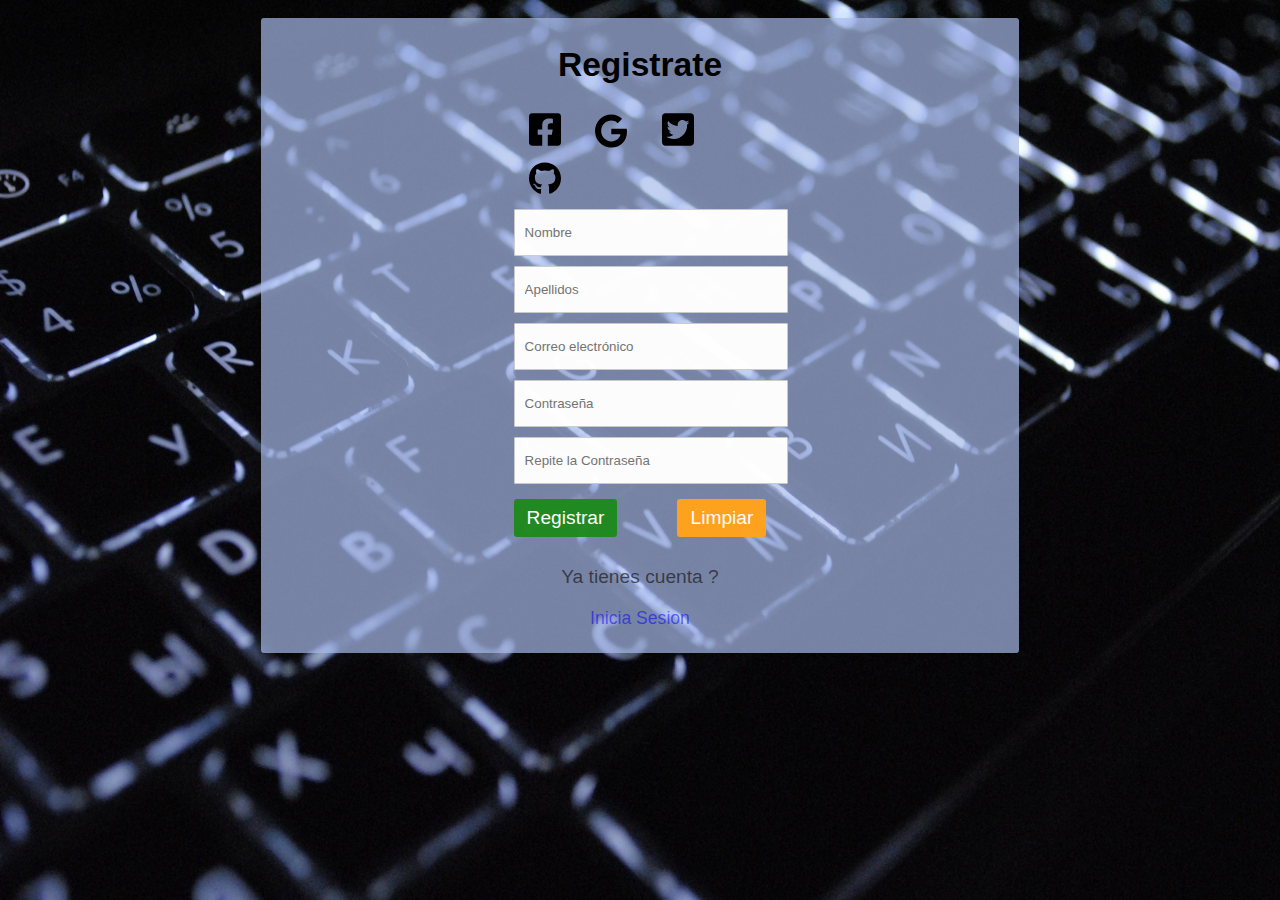
<file: register.html>
<!DOCTYPE html>
<html lang="es">
<head>
    <meta charset="UTF-8">
    <meta name="viewport" content="width=device-width, initial-scale=1.0">
    <meta http-equiv="X-UA-Compatible" content="ie=edge">
    <title>Registro de Usuario</title>
    <link rel="stylesheet" href="css/style.css">
    <link rel="shortcut icon" href="img/favicon.png" type="image/x-icon">
    <script>
        function registerUser(event) {
            event.preventDefault(); // Evita el envío del formulario

            // Obtén los valores del formulario
            const name = document.querySelector('input[name="name"]').value;
            const surname = document.querySelector('input[name="surname"]').value;
            const email = document.querySelector('input[name="email"]').value;
            const password = document.querySelector('input[name="password"]').value;
            const password2 = document.querySelector('input[name="password2"]').value;

            // Verifica que las contraseñas coincidan
            if (password !== password2) {
                alert("Las contraseñas no coinciden");
                return;
            }

            // Guarda los datos en localStorage
            const user = {
                name: name,
                surname: surname,
                email: email,
                password: password
            };
            localStorage.setItem('user', JSON.stringify(user));

            // Redirige a la página de inicio de sesión
            window.location.href = "login.html";
        }
    </script>
</head>
<body>
    <main>
        <article>
            <section>
                <form id="register" onsubmit="registerUser(event)">
                    <h1>Registrate</h1>
                    <img src="icons-social/facebook.svg" title="Inicia Sesion con Facebook" alt="Inicia Sesion con Facebook">
                    <img src="icons-social/google.svg" title="Inicia Sesion con Google" alt="Inicia Sesion con Google">
                    <img src="icons-social/twitter.svg" title="Inicia Sesion con Twitter" alt="Inicia Sesion con Twitter">
                    <img src="icons-social/github.svg" title="Inicia Sesion con GitHub" alt="Inicia Sesion con GitHub">

                    <input type="text" name="name" placeholder="Nombre" required><br/>
                    <input type="text" name="surname" placeholder="Apellidos" required><br/>
                    <input type="email" name="email" placeholder="Correo electr&oacute;nico" required><br/>
                    <input type="password" name="password" placeholder="Contrase&ntilde;a" required><br/>
                    <input type="password" name="password2" placeholder="Repite la Contrase&ntilde;a" required><br/>
                    <button type="submit">Registrar</button>
                    <button type="reset">Limpiar</button>

                    <p>Ya tienes cuenta ?</p>
                    <p>
                        <a href="login.html">Inicia Sesion</a>
                    </p>
                </form>
            </section>
        </article>
    </main>
</body>
</html>
</file>
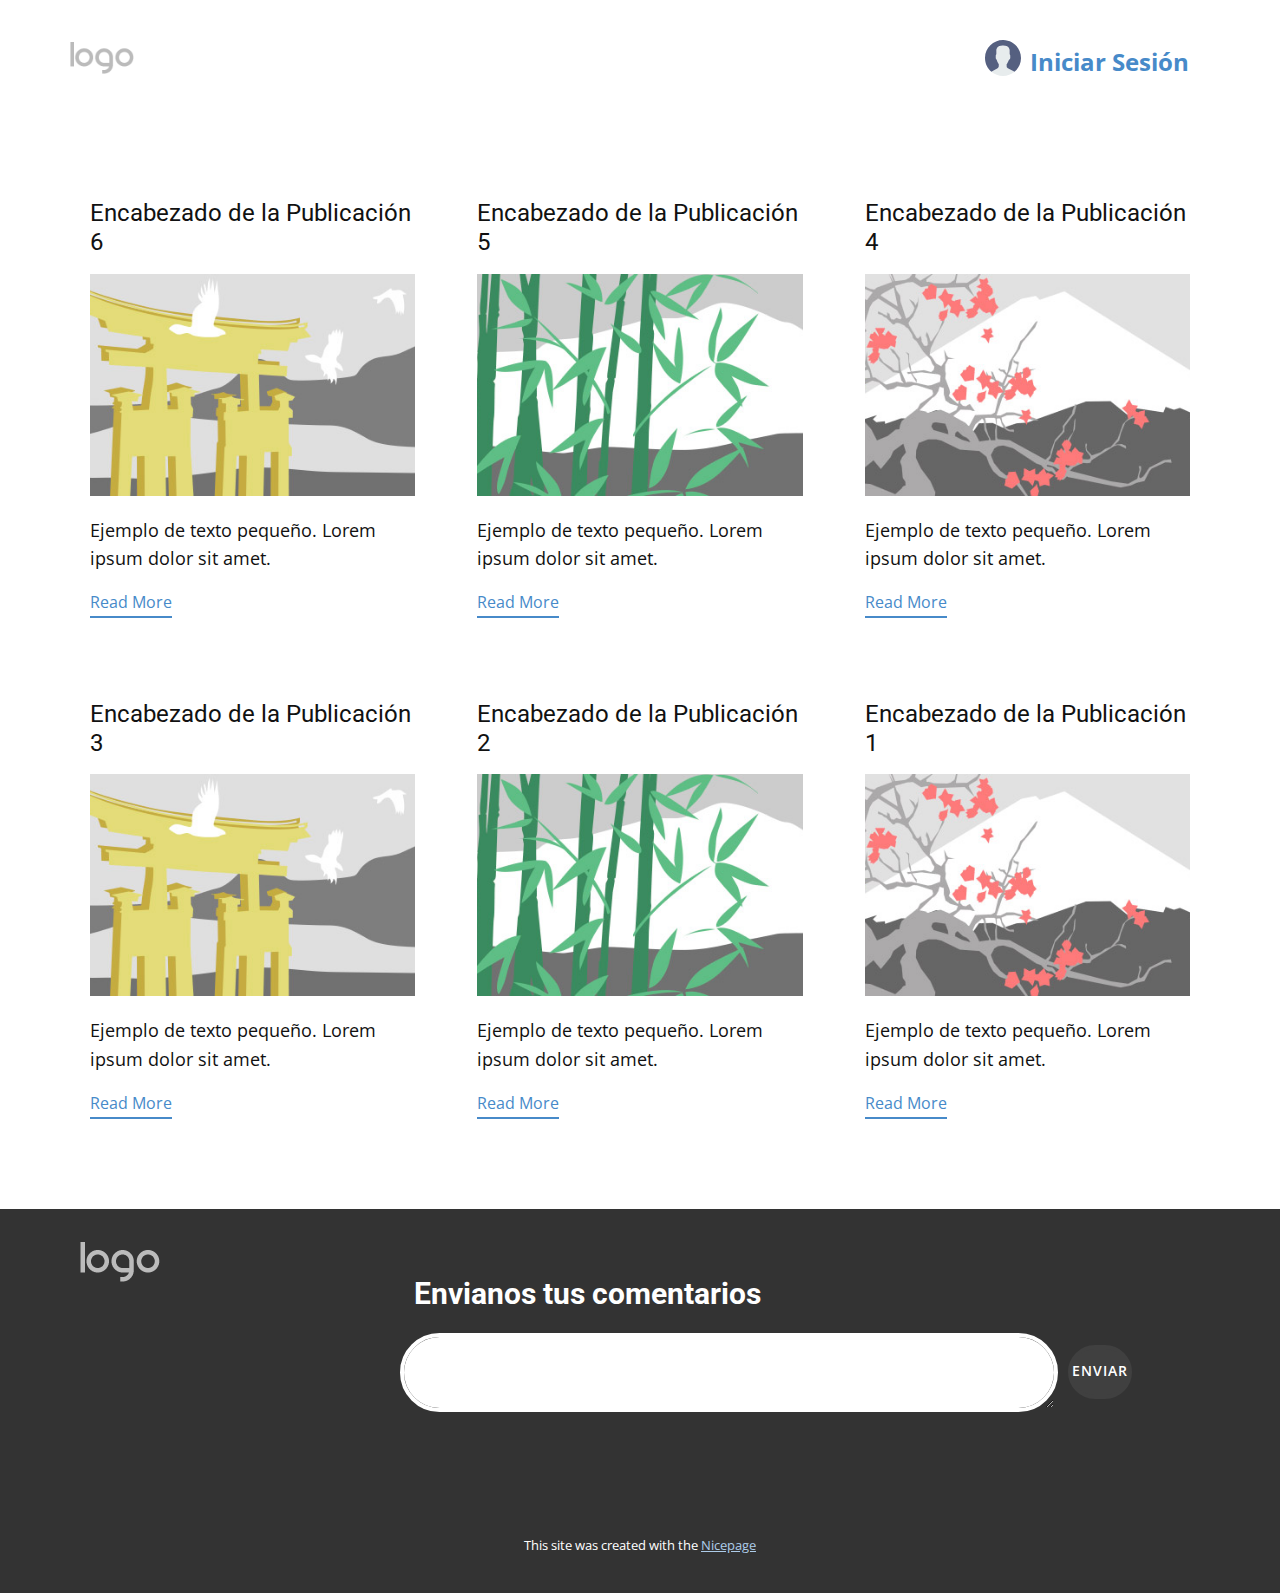
<file: blog/blog.html>
<!DOCTYPE html>
<html style="font-size: 16px;" lang="es"><head>
    <meta name="viewport" content="width=device-width, initial-scale=1.0">
    <meta charset="utf-8">
    <meta name="keywords" content="">
    <meta name="description" content="">
    <title>Blog</title>
    <link rel="stylesheet" href="../nicepage.css" media="screen">
<link rel="stylesheet" href="../Blog-Template.css" media="screen">
    <script class="u-script" type="text/javascript" src="../jquery.js" defer=""></script>
    <script class="u-script" type="text/javascript" src="../nicepage.js" defer=""></script>
    <meta name="generator" content="Nicepage 6.9.2, nicepage.com">
    <meta name="referrer" content="origin">
    <link id="u-theme-google-font" rel="stylesheet" href="https://fonts.googleapis.com/css?family=Roboto:100,100i,300,300i,400,400i,500,500i,700,700i,900,900i|Open+Sans:300,300i,400,400i,500,500i,600,600i,700,700i,800,800i">
    
    
    
    
    
    
    <script type="application/ld+json">{
		"@context": "http://schema.org",
		"@type": "Organization",
		"name": "",
		"logo": "images/default-logo.png"
}</script>
    <meta name="theme-color" content="#478ac9">
  <meta data-intl-tel-input-cdn-path="intlTelInput/"></head>
  <body data-path-to-root="./" data-include-products="false" class="u-body u-xl-mode" data-lang="es"><header class="u-clearfix u-header u-header" id="sec-3ede"><div class="u-clearfix u-sheet u-sheet-1">
        <a href="../Página-lg.html" class="u-image u-logo u-image-1" title="Página lg">
          <img src="../images/default-logo.png" class="u-logo-image u-logo-image-1">
        </a>
        <p class="u-text u-text-default u-text-1">
          <a class="u-active-none u-border-none u-btn u-button-link u-button-style u-hover-none u-none u-text-palette-1-base u-btn-1" data-href="../Perfil.html" href="../LoginSignin.html"><span class="u-icon u-icon-1"><svg class="u-svg-content" viewBox="0 0 53 53" x="0px" y="0px" style="width: 1em; height: 1em;"><path style="fill:#E7ECED;" d="M18.613,41.552l-7.907,4.313c-0.464,0.253-0.881,0.564-1.269,0.903C14.047,50.655,19.998,53,26.5,53
	c6.454,0,12.367-2.31,16.964-6.144c-0.424-0.358-0.884-0.68-1.394-0.934l-8.467-4.233c-1.094-0.547-1.785-1.665-1.785-2.888v-3.322
	c0.238-0.271,0.51-0.619,0.801-1.03c1.154-1.63,2.027-3.423,2.632-5.304c1.086-0.335,1.886-1.338,1.886-2.53v-3.546
	c0-0.78-0.347-1.477-0.886-1.965v-5.126c0,0,1.053-7.977-9.75-7.977s-9.75,7.977-9.75,7.977v5.126
	c-0.54,0.488-0.886,1.185-0.886,1.965v3.546c0,0.934,0.491,1.756,1.226,2.231c0.886,3.857,3.206,6.633,3.206,6.633v3.24
	C20.296,39.899,19.65,40.986,18.613,41.552z"></path><g><path style="fill:#556080;" d="M26.953,0.004C12.32-0.246,0.254,11.414,0.004,26.047C-0.138,34.344,3.56,41.801,9.448,46.76
		c0.385-0.336,0.798-0.644,1.257-0.894l7.907-4.313c1.037-0.566,1.683-1.653,1.683-2.835v-3.24c0,0-2.321-2.776-3.206-6.633
		c-0.734-0.475-1.226-1.296-1.226-2.231v-3.546c0-0.78,0.347-1.477,0.886-1.965v-5.126c0,0-1.053-7.977,9.75-7.977
		s9.75,7.977,9.75,7.977v5.126c0.54,0.488,0.886,1.185,0.886,1.965v3.546c0,1.192-0.8,2.195-1.886,2.53
		c-0.605,1.881-1.478,3.674-2.632,5.304c-0.291,0.411-0.563,0.759-0.801,1.03V38.8c0,1.223,0.691,2.342,1.785,2.888l8.467,4.233
		c0.508,0.254,0.967,0.575,1.39,0.932c5.71-4.762,9.399-11.882,9.536-19.9C53.246,12.32,41.587,0.254,26.953,0.004z"></path>
</g></svg></span>&nbsp;Iniciar Sesión
          </a>
        </p>
      </div></header>
    <section class="u-clearfix u-section-1" id="sec-8c39">
      <div class="u-clearfix u-sheet u-valign-middle u-sheet-1"><!--blog--><!--blog_options_json--><!--{"type":"Recent","source":"","tags":"","count":""}--><!--/blog_options_json-->
        <div class="u-blog u-expanded-width u-blog-1">
          <div class="u-list-control"></div>
          <div class="u-repeater u-repeater-1"><!--blog_post-->
            <div class="u-blog-post u-container-style u-repeater-item u-white u-repeater-item-1">
              <div class="u-container-layout u-similar-container u-valign-top u-container-layout-1"><!--blog_post_header-->
                <h4 class="u-blog-control u-text u-text-1">
                  <a class="u-post-header-link" href="../blog/enviar-5.html">Encabezado de la Publicación 6</a>
                </h4><!--/blog_post_header--><!--blog_post_image-->
                <a class="u-post-header-link" href="../blog/enviar-5.html"><img alt="" class="u-blog-control u-expanded-width u-image u-image-default u-image-1" src="../images/8ad73f3c.jpeg"></a><!--/blog_post_image--><!--blog_post_content-->
                <div class="u-blog-control u-post-content u-text u-text-2 fr-view">Ejemplo de texto pequeño. Lorem ipsum dolor sit amet.</div><!--/blog_post_content--><!--blog_post_readmore-->
                <a href="../blog/enviar-5.html" class="u-blog-control u-border-2 u-border-no-left u-border-no-right u-border-no-top u-border-palette-1-base u-btn u-btn-rectangle u-button-style u-none u-btn-1"><!--blog_post_readmore_content--><!--options_json--><!--{"content":"Read More","defaultValue":"Lee mas"}--><!--/options_json-->Read More<!--/blog_post_readmore_content--></a><!--/blog_post_readmore-->
              </div>
            </div><div class="u-blog-post u-container-style u-repeater-item u-video-cover u-white">
              <div class="u-container-layout u-similar-container u-valign-top u-container-layout-2"><!--blog_post_header-->
                <h4 class="u-blog-control u-text u-text-3">
                  <a class="u-post-header-link" href="../blog/enviar-4.html">Encabezado de la Publicación 5</a>
                </h4><!--/blog_post_header--><!--blog_post_image-->
                <a class="u-post-header-link" href="../blog/enviar-4.html"><img alt="" class="u-blog-control u-expanded-width u-image u-image-default u-image-2" src="../images/68f64b9d.jpeg"></a><!--/blog_post_image--><!--blog_post_content-->
                <div class="u-blog-control u-post-content u-text u-text-4 fr-view">Ejemplo de texto pequeño. Lorem ipsum dolor sit amet.</div><!--/blog_post_content--><!--blog_post_readmore-->
                <a href="../blog/enviar-4.html" class="u-blog-control u-border-2 u-border-no-left u-border-no-right u-border-no-top u-border-palette-1-base u-btn u-btn-rectangle u-button-style u-none u-btn-2"><!--blog_post_readmore_content--><!--options_json--><!--{"content":"Read More","defaultValue":"Lee mas"}--><!--/options_json-->Read More<!--/blog_post_readmore_content--></a><!--/blog_post_readmore-->
              </div>
            </div><div class="u-blog-post u-container-style u-repeater-item u-video-cover u-white">
              <div class="u-container-layout u-similar-container u-valign-top u-container-layout-3"><!--blog_post_header-->
                <h4 class="u-blog-control u-text u-text-5">
                  <a class="u-post-header-link" href="../blog/enviar-3.html">Encabezado de la Publicación 4</a>
                </h4><!--/blog_post_header--><!--blog_post_image-->
                <a class="u-post-header-link" href="../blog/enviar-3.html"><img alt="" class="u-blog-control u-expanded-width u-image u-image-default u-image-3" src="../images/0fd3416c.jpeg"></a><!--/blog_post_image--><!--blog_post_content-->
                <div class="u-blog-control u-post-content u-text u-text-6 fr-view">Ejemplo de texto pequeño. Lorem ipsum dolor sit amet.</div><!--/blog_post_content--><!--blog_post_readmore-->
                <a href="../blog/enviar-3.html" class="u-blog-control u-border-2 u-border-no-left u-border-no-right u-border-no-top u-border-palette-1-base u-btn u-btn-rectangle u-button-style u-none u-btn-3"><!--blog_post_readmore_content--><!--options_json--><!--{"content":"Read More","defaultValue":"Lee mas"}--><!--/options_json-->Read More<!--/blog_post_readmore_content--></a><!--/blog_post_readmore-->
              </div>
            </div><div class="u-blog-post u-container-style u-repeater-item u-white u-repeater-item-1">
              <div class="u-container-layout u-similar-container u-valign-top u-container-layout-1"><!--blog_post_header-->
                <h4 class="u-blog-control u-text u-text-1">
                  <a class="u-post-header-link" href="../blog/enviar-2.html">Encabezado de la Publicación 3</a>
                </h4><!--/blog_post_header--><!--blog_post_image-->
                <a class="u-post-header-link" href="../blog/enviar-2.html"><img alt="" class="u-blog-control u-expanded-width u-image u-image-default u-image-1" src="../images/8ad73f3c.jpeg"></a><!--/blog_post_image--><!--blog_post_content-->
                <div class="u-blog-control u-post-content u-text u-text-2 fr-view">Ejemplo de texto pequeño. Lorem ipsum dolor sit amet.</div><!--/blog_post_content--><!--blog_post_readmore-->
                <a href="../blog/enviar-2.html" class="u-blog-control u-border-2 u-border-no-left u-border-no-right u-border-no-top u-border-palette-1-base u-btn u-btn-rectangle u-button-style u-none u-btn-1"><!--blog_post_readmore_content--><!--options_json--><!--{"content":"Read More","defaultValue":"Lee mas"}--><!--/options_json-->Read More<!--/blog_post_readmore_content--></a><!--/blog_post_readmore-->
              </div>
            </div><div class="u-blog-post u-container-style u-repeater-item u-video-cover u-white">
              <div class="u-container-layout u-similar-container u-valign-top u-container-layout-2"><!--blog_post_header-->
                <h4 class="u-blog-control u-text u-text-3">
                  <a class="u-post-header-link" href="../blog/enviar-1.html">Encabezado de la Publicación 2</a>
                </h4><!--/blog_post_header--><!--blog_post_image-->
                <a class="u-post-header-link" href="../blog/enviar-1.html"><img alt="" class="u-blog-control u-expanded-width u-image u-image-default u-image-2" src="../images/68f64b9d.jpeg"></a><!--/blog_post_image--><!--blog_post_content-->
                <div class="u-blog-control u-post-content u-text u-text-4 fr-view">Ejemplo de texto pequeño. Lorem ipsum dolor sit amet.</div><!--/blog_post_content--><!--blog_post_readmore-->
                <a href="../blog/enviar-1.html" class="u-blog-control u-border-2 u-border-no-left u-border-no-right u-border-no-top u-border-palette-1-base u-btn u-btn-rectangle u-button-style u-none u-btn-2"><!--blog_post_readmore_content--><!--options_json--><!--{"content":"Read More","defaultValue":"Lee mas"}--><!--/options_json-->Read More<!--/blog_post_readmore_content--></a><!--/blog_post_readmore-->
              </div>
            </div><div class="u-blog-post u-container-style u-repeater-item u-video-cover u-white">
              <div class="u-container-layout u-similar-container u-valign-top u-container-layout-3"><!--blog_post_header-->
                <h4 class="u-blog-control u-text u-text-5">
                  <a class="u-post-header-link" href="../blog/enviar.html">Encabezado de la Publicación 1</a>
                </h4><!--/blog_post_header--><!--blog_post_image-->
                <a class="u-post-header-link" href="../blog/enviar.html"><img alt="" class="u-blog-control u-expanded-width u-image u-image-default u-image-3" src="../images/0fd3416c.jpeg"></a><!--/blog_post_image--><!--blog_post_content-->
                <div class="u-blog-control u-post-content u-text u-text-6 fr-view">Ejemplo de texto pequeño. Lorem ipsum dolor sit amet.</div><!--/blog_post_content--><!--blog_post_readmore-->
                <a href="../blog/enviar.html" class="u-blog-control u-border-2 u-border-no-left u-border-no-right u-border-no-top u-border-palette-1-base u-btn u-btn-rectangle u-button-style u-none u-btn-3"><!--blog_post_readmore_content--><!--options_json--><!--{"content":"Read More","defaultValue":"Lee mas"}--><!--/options_json-->Read More<!--/blog_post_readmore_content--></a><!--/blog_post_readmore-->
              </div>
            </div><!--/blog_post--><!--blog_post-->
            <!--/blog_post--><!--blog_post-->
            <!--/blog_post-->
          </div>
          <div class="u-list-control"></div>
        </div><!--/blog-->
      </div>
    </section>
    
    
    
    
    
    
    <footer class="u-clearfix u-footer u-grey-80 u-footer" id="sec-6f58"><div class="u-clearfix u-sheet u-valign-middle u-sheet-1">
        <div class="data-layout-selected u-clearfix u-expanded-width u-gutter-30 u-layout-wrap u-layout-wrap-1">
          <div class="u-gutter-0 u-layout">
            <div class="u-layout-row">
              <div class="u-align-center-lg u-align-left-md u-align-left-sm u-align-left-xl u-container-style u-layout-cell u-left-cell u-size-13 u-layout-cell-1">
                <div class="u-container-layout u-valign-top-lg u-valign-top-sm u-valign-top-xl u-container-layout-1">
                  <a href="#" class="u-image u-logo u-image-1" data-image-width="80" data-image-height="40">
                    <img src="../images/default-logo.png" class="u-logo-image u-logo-image-1">
                  </a>
                </div>
              </div>
              <div class="u-align-left u-container-style u-layout-cell u-right-cell u-size-47 u-layout-cell-2">
                <div class="u-container-layout u-container-layout-2">
                  <h5 class="u-text u-text-default u-text-font u-text-1">Envianos tus comentarios</h5>
                  <div class="u-form u-form-1">
                    <form action="https://forms.nicepagesrv.com/v2/form/process" class="u-clearfix u-form-horizontal u-form-spacing-10 u-inner-form" style="padding: 10px" source="email" name="form">
                      <div class="u-form-group u-form-message u-form-group-1">
                        <label for="email-2555" class="u-label u-label-1"></label>
                        <textarea id="email-2555" name="comentario" class="u-border-4 u-border-white u-input u-input-rectangle u-radius-50" required="required"></textarea>
                      </div>
                      <div class="u-align-left u-form-group u-form-submit">
                        <a href="#" class="u-active-grey-90 u-border-4 u-border-active-grey-90 u-border-grey-75 u-border-hover-grey-90 u-btn u-btn-round u-btn-submit u-button-style u-grey-75 u-hover-grey-90 u-radius-50 u-btn-1">enviar</a>
                        <input type="submit" value="submit" class="u-form-control-hidden">
                      </div>
                      <div class="u-form-send-message u-form-send-success"> Thank you! Your message has been sent. </div>
                      <div class="u-form-send-error u-form-send-message"> Unable to send your message. Please fix errors then try again. </div>
                      <input type="hidden" value="" name="recaptchaResponse">
                      <input type="hidden" name="formServices" value="b9adb45e-18d4-6334-3d7c-7cb2d4c08adf">
                    </form>
                  </div>
                </div>
              </div>
            </div>
          </div>
        </div>
      </div></footer>
    <section class="u-backlink u-clearfix u-grey-80">
      <p class="u-text">
        <span>This site was created with the </span>
        <a class="u-link" href="https://nicepage.com/" target="_blank" rel="nofollow">
          <span>Nicepage</span>
        </a>
      </p>
    </section>
  
</body></html>
</file>
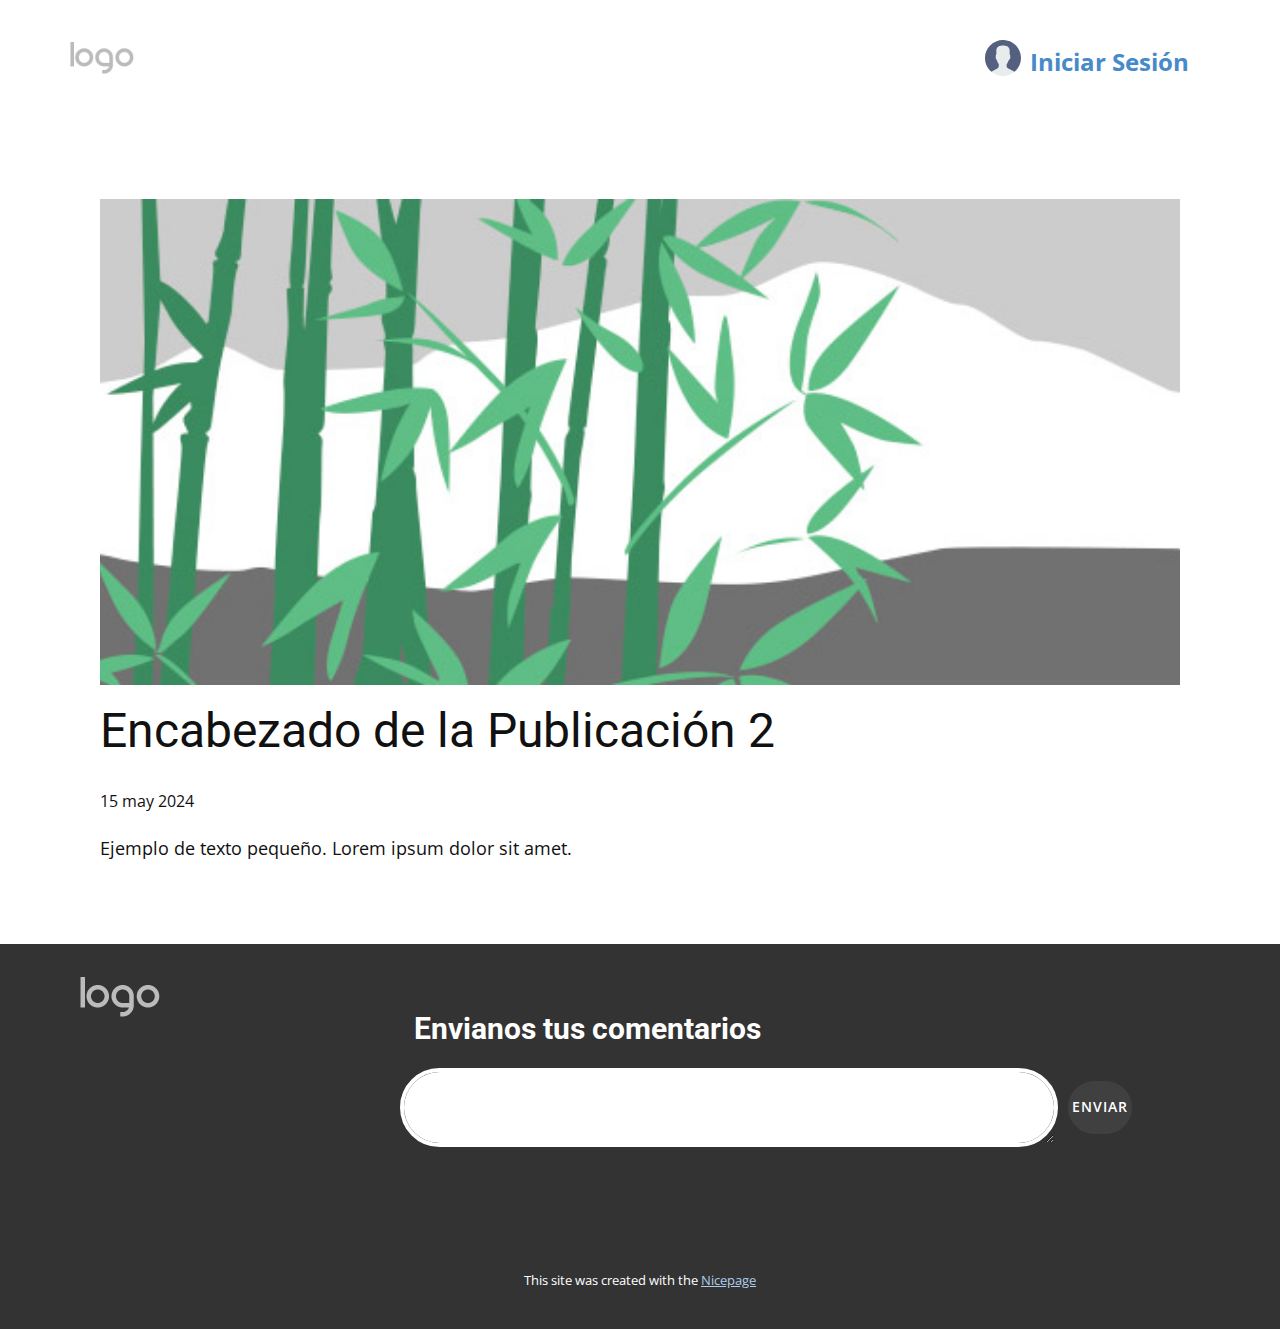
<file: blog/enviar-1.html>
<!DOCTYPE html>
<html style="font-size: 16px;" lang="es"><head>
    <meta name="viewport" content="width=device-width, initial-scale=1.0">
    <meta charset="utf-8">
    <meta name="keywords" content="Encabezado de la Publicación 1">
    <meta name="description" content="">
    <title>Encabezado de la Publicación 2</title>
    <link rel="stylesheet" href="../nicepage.css" media="screen">
<link rel="stylesheet" href="../Post-Template.css" media="screen">
    <script class="u-script" type="text/javascript" src="../jquery.js" defer=""></script>
    <script class="u-script" type="text/javascript" src="../nicepage.js" defer=""></script>
    <meta name="generator" content="Nicepage 6.9.2, nicepage.com">
    <meta name="referrer" content="origin">
    <link id="u-theme-google-font" rel="stylesheet" href="https://fonts.googleapis.com/css?family=Roboto:100,100i,300,300i,400,400i,500,500i,700,700i,900,900i|Open+Sans:300,300i,400,400i,500,500i,600,600i,700,700i,800,800i">
    
    
    
    
    
    
    <script type="application/ld+json">{
		"@context": "http://schema.org",
		"@type": "Organization",
		"name": "",
		"logo": "images/default-logo.png"
}</script>
    <meta name="theme-color" content="#478ac9">
  <meta data-intl-tel-input-cdn-path="intlTelInput/"></head>
  <body data-path-to-root="./" data-include-products="false" class="u-body u-xl-mode" data-lang="es"><header class="u-clearfix u-header u-header" id="sec-3ede"><div class="u-clearfix u-sheet u-sheet-1">
        <a href="../Página-lg.html" class="u-image u-logo u-image-1" title="Página lg">
          <img src="../images/default-logo.png" class="u-logo-image u-logo-image-1">
        </a>
        <p class="u-text u-text-default u-text-1">
          <a class="u-active-none u-border-none u-btn u-button-link u-button-style u-hover-none u-none u-text-palette-1-base u-btn-1" data-href="../Perfil.html" href="../LoginSignin.html"><span class="u-icon u-icon-1"><svg class="u-svg-content" viewBox="0 0 53 53" x="0px" y="0px" style="width: 1em; height: 1em;"><path style="fill:#E7ECED;" d="M18.613,41.552l-7.907,4.313c-0.464,0.253-0.881,0.564-1.269,0.903C14.047,50.655,19.998,53,26.5,53
	c6.454,0,12.367-2.31,16.964-6.144c-0.424-0.358-0.884-0.68-1.394-0.934l-8.467-4.233c-1.094-0.547-1.785-1.665-1.785-2.888v-3.322
	c0.238-0.271,0.51-0.619,0.801-1.03c1.154-1.63,2.027-3.423,2.632-5.304c1.086-0.335,1.886-1.338,1.886-2.53v-3.546
	c0-0.78-0.347-1.477-0.886-1.965v-5.126c0,0,1.053-7.977-9.75-7.977s-9.75,7.977-9.75,7.977v5.126
	c-0.54,0.488-0.886,1.185-0.886,1.965v3.546c0,0.934,0.491,1.756,1.226,2.231c0.886,3.857,3.206,6.633,3.206,6.633v3.24
	C20.296,39.899,19.65,40.986,18.613,41.552z"></path><g><path style="fill:#556080;" d="M26.953,0.004C12.32-0.246,0.254,11.414,0.004,26.047C-0.138,34.344,3.56,41.801,9.448,46.76
		c0.385-0.336,0.798-0.644,1.257-0.894l7.907-4.313c1.037-0.566,1.683-1.653,1.683-2.835v-3.24c0,0-2.321-2.776-3.206-6.633
		c-0.734-0.475-1.226-1.296-1.226-2.231v-3.546c0-0.78,0.347-1.477,0.886-1.965v-5.126c0,0-1.053-7.977,9.75-7.977
		s9.75,7.977,9.75,7.977v5.126c0.54,0.488,0.886,1.185,0.886,1.965v3.546c0,1.192-0.8,2.195-1.886,2.53
		c-0.605,1.881-1.478,3.674-2.632,5.304c-0.291,0.411-0.563,0.759-0.801,1.03V38.8c0,1.223,0.691,2.342,1.785,2.888l8.467,4.233
		c0.508,0.254,0.967,0.575,1.39,0.932c5.71-4.762,9.399-11.882,9.536-19.9C53.246,12.32,41.587,0.254,26.953,0.004z"></path>
</g></svg></span>&nbsp;Iniciar Sesión
          </a>
        </p>
      </div></header>
    <section class="u-align-center u-clearfix u-section-1" id="sec-34a0">
      <div class="u-clearfix u-sheet u-valign-middle-md u-valign-middle-sm u-valign-middle-xs u-sheet-1"><!--post_details--><!--post_details_options_json--><!--{"source":""}--><!--/post_details_options_json--><!--blog_post-->
        <div class="u-container-style u-expanded-width u-post-details u-post-details-1">
          <div class="u-container-layout u-valign-middle u-container-layout-1"><!--blog_post_image-->
            <img alt="" class="u-blog-control u-expanded-width u-image u-image-default u-image-1" src="../images/68f64b9d.jpeg"><!--/blog_post_image--><!--blog_post_header-->
            <h2 class="u-blog-control u-text u-text-1">Encabezado de la Publicación 2</h2><!--/blog_post_header--><!--blog_post_metadata-->
            <div class="u-blog-control u-metadata u-metadata-1"><!--blog_post_metadata_date-->
              <span class="u-meta-date u-meta-icon">15 may 2024</span><!--/blog_post_metadata_date--><!--blog_post_metadata_category-->
              <!--/blog_post_metadata_category--><!--blog_post_metadata_comments-->
              <!--/blog_post_metadata_comments-->
            </div><!--/blog_post_metadata--><!--blog_post_content-->
            <div class="u-align-justify u-blog-control u-post-content u-text u-text-2 fr-view">
  Ejemplo de texto pequeño. Lorem ipsum dolor sit amet.
  </div><!--/blog_post_content-->
          </div>
        </div><!--/blog_post--><!--/post_details-->
      </div>
    </section>
    
    
    
    
    
    
    <footer class="u-clearfix u-footer u-grey-80 u-footer" id="sec-6f58"><div class="u-clearfix u-sheet u-valign-middle u-sheet-1">
        <div class="data-layout-selected u-clearfix u-expanded-width u-gutter-30 u-layout-wrap u-layout-wrap-1">
          <div class="u-gutter-0 u-layout">
            <div class="u-layout-row">
              <div class="u-align-center-lg u-align-left-md u-align-left-sm u-align-left-xl u-container-style u-layout-cell u-left-cell u-size-13 u-layout-cell-1">
                <div class="u-container-layout u-valign-top-lg u-valign-top-sm u-valign-top-xl u-container-layout-1">
                  <a href="#" class="u-image u-logo u-image-1" data-image-width="80" data-image-height="40">
                    <img src="../images/default-logo.png" class="u-logo-image u-logo-image-1">
                  </a>
                </div>
              </div>
              <div class="u-align-left u-container-style u-layout-cell u-right-cell u-size-47 u-layout-cell-2">
                <div class="u-container-layout u-container-layout-2">
                  <h5 class="u-text u-text-default u-text-font u-text-1">Envianos tus comentarios</h5>
                  <div class="u-form u-form-1">
                    <form action="https://forms.nicepagesrv.com/v2/form/process" class="u-clearfix u-form-horizontal u-form-spacing-10 u-inner-form" style="padding: 10px" source="email" name="form">
                      <div class="u-form-group u-form-message u-form-group-1">
                        <label for="email-2555" class="u-label u-label-1"></label>
                        <textarea id="email-2555" name="comentario" class="u-border-4 u-border-white u-input u-input-rectangle u-radius-50" required="required"></textarea>
                      </div>
                      <div class="u-align-left u-form-group u-form-submit">
                        <a href="#" class="u-active-grey-90 u-border-4 u-border-active-grey-90 u-border-grey-75 u-border-hover-grey-90 u-btn u-btn-round u-btn-submit u-button-style u-grey-75 u-hover-grey-90 u-radius-50 u-btn-1">enviar</a>
                        <input type="submit" value="submit" class="u-form-control-hidden">
                      </div>
                      <div class="u-form-send-message u-form-send-success"> Thank you! Your message has been sent. </div>
                      <div class="u-form-send-error u-form-send-message"> Unable to send your message. Please fix errors then try again. </div>
                      <input type="hidden" value="" name="recaptchaResponse">
                      <input type="hidden" name="formServices" value="b9adb45e-18d4-6334-3d7c-7cb2d4c08adf">
                    </form>
                  </div>
                </div>
              </div>
            </div>
          </div>
        </div>
      </div></footer>
    <section class="u-backlink u-clearfix u-grey-80">
      <p class="u-text">
        <span>This site was created with the </span>
        <a class="u-link" href="https://nicepage.com/" target="_blank" rel="nofollow">
          <span>Nicepage</span>
        </a>
      </p>
    </section>
  
</body></html>
</file>
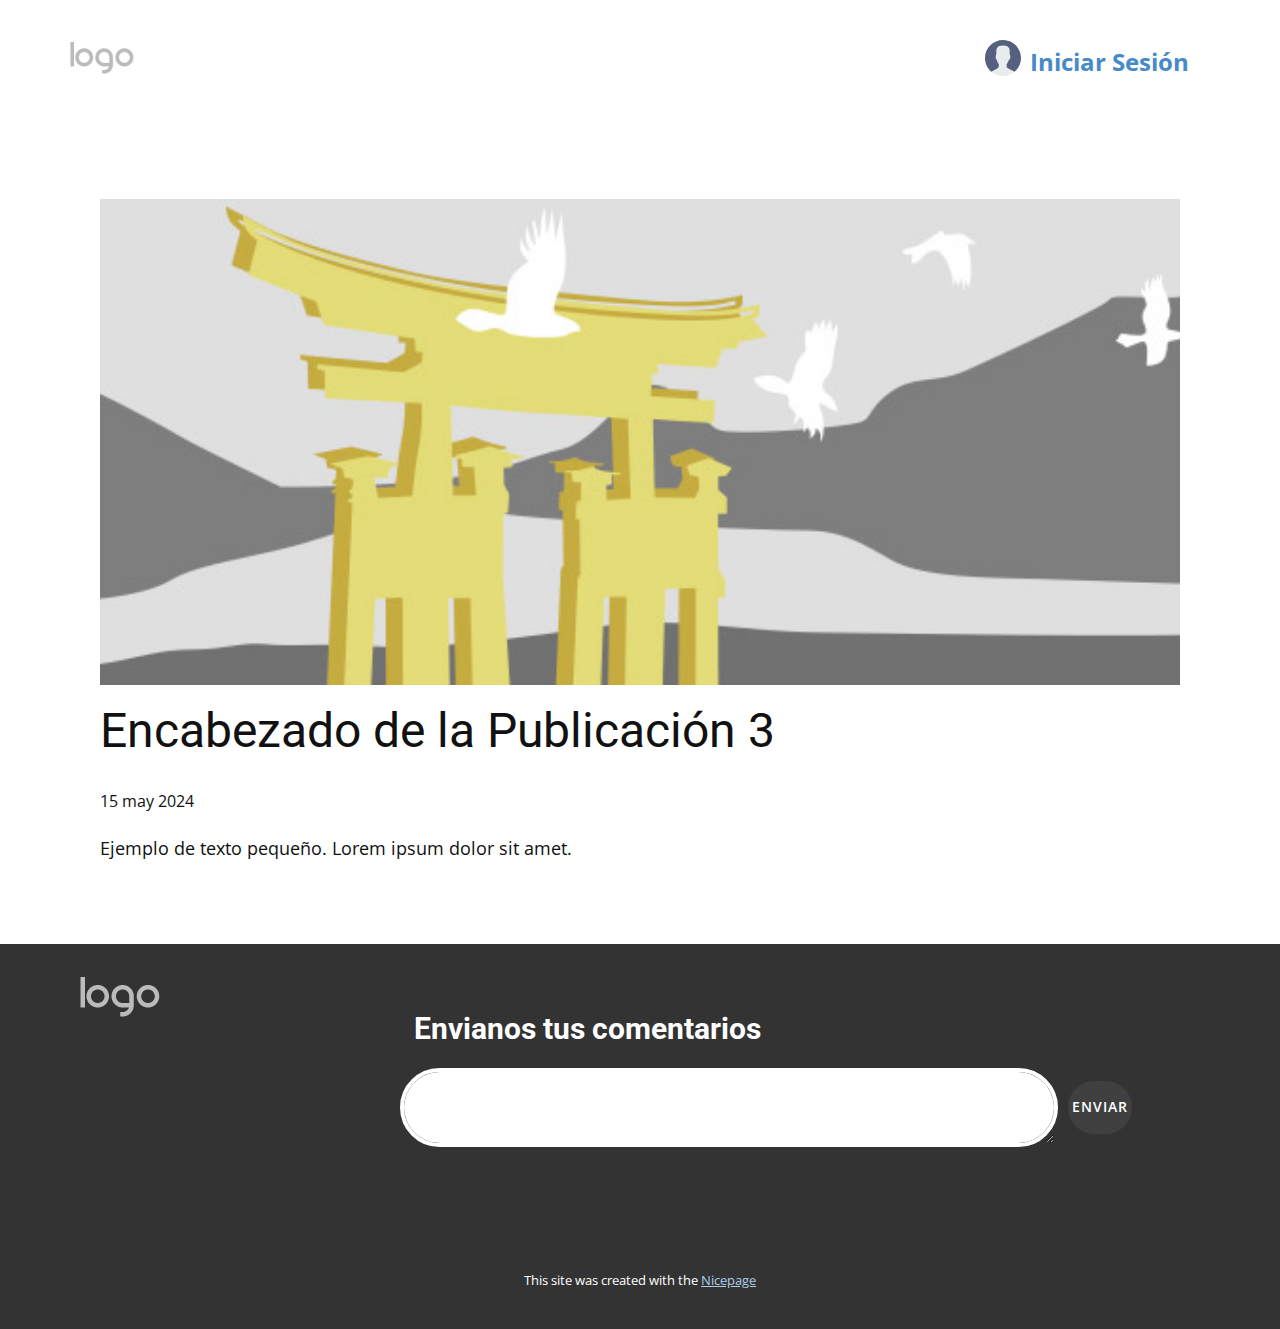
<file: blog/enviar-2.html>
<!DOCTYPE html>
<html style="font-size: 16px;" lang="es"><head>
    <meta name="viewport" content="width=device-width, initial-scale=1.0">
    <meta charset="utf-8">
    <meta name="keywords" content="Encabezado de la Publicación 1">
    <meta name="description" content="">
    <title>Encabezado de la Publicación 3</title>
    <link rel="stylesheet" href="../nicepage.css" media="screen">
<link rel="stylesheet" href="../Post-Template.css" media="screen">
    <script class="u-script" type="text/javascript" src="../jquery.js" defer=""></script>
    <script class="u-script" type="text/javascript" src="../nicepage.js" defer=""></script>
    <meta name="generator" content="Nicepage 6.9.2, nicepage.com">
    <meta name="referrer" content="origin">
    <link id="u-theme-google-font" rel="stylesheet" href="https://fonts.googleapis.com/css?family=Roboto:100,100i,300,300i,400,400i,500,500i,700,700i,900,900i|Open+Sans:300,300i,400,400i,500,500i,600,600i,700,700i,800,800i">
    
    
    
    
    
    
    <script type="application/ld+json">{
		"@context": "http://schema.org",
		"@type": "Organization",
		"name": "",
		"logo": "images/default-logo.png"
}</script>
    <meta name="theme-color" content="#478ac9">
  <meta data-intl-tel-input-cdn-path="intlTelInput/"></head>
  <body data-path-to-root="./" data-include-products="false" class="u-body u-xl-mode" data-lang="es"><header class="u-clearfix u-header u-header" id="sec-3ede"><div class="u-clearfix u-sheet u-sheet-1">
        <a href="../Página-lg.html" class="u-image u-logo u-image-1" title="Página lg">
          <img src="../images/default-logo.png" class="u-logo-image u-logo-image-1">
        </a>
        <p class="u-text u-text-default u-text-1">
          <a class="u-active-none u-border-none u-btn u-button-link u-button-style u-hover-none u-none u-text-palette-1-base u-btn-1" data-href="../Perfil.html" href="../LoginSignin.html"><span class="u-icon u-icon-1"><svg class="u-svg-content" viewBox="0 0 53 53" x="0px" y="0px" style="width: 1em; height: 1em;"><path style="fill:#E7ECED;" d="M18.613,41.552l-7.907,4.313c-0.464,0.253-0.881,0.564-1.269,0.903C14.047,50.655,19.998,53,26.5,53
	c6.454,0,12.367-2.31,16.964-6.144c-0.424-0.358-0.884-0.68-1.394-0.934l-8.467-4.233c-1.094-0.547-1.785-1.665-1.785-2.888v-3.322
	c0.238-0.271,0.51-0.619,0.801-1.03c1.154-1.63,2.027-3.423,2.632-5.304c1.086-0.335,1.886-1.338,1.886-2.53v-3.546
	c0-0.78-0.347-1.477-0.886-1.965v-5.126c0,0,1.053-7.977-9.75-7.977s-9.75,7.977-9.75,7.977v5.126
	c-0.54,0.488-0.886,1.185-0.886,1.965v3.546c0,0.934,0.491,1.756,1.226,2.231c0.886,3.857,3.206,6.633,3.206,6.633v3.24
	C20.296,39.899,19.65,40.986,18.613,41.552z"></path><g><path style="fill:#556080;" d="M26.953,0.004C12.32-0.246,0.254,11.414,0.004,26.047C-0.138,34.344,3.56,41.801,9.448,46.76
		c0.385-0.336,0.798-0.644,1.257-0.894l7.907-4.313c1.037-0.566,1.683-1.653,1.683-2.835v-3.24c0,0-2.321-2.776-3.206-6.633
		c-0.734-0.475-1.226-1.296-1.226-2.231v-3.546c0-0.78,0.347-1.477,0.886-1.965v-5.126c0,0-1.053-7.977,9.75-7.977
		s9.75,7.977,9.75,7.977v5.126c0.54,0.488,0.886,1.185,0.886,1.965v3.546c0,1.192-0.8,2.195-1.886,2.53
		c-0.605,1.881-1.478,3.674-2.632,5.304c-0.291,0.411-0.563,0.759-0.801,1.03V38.8c0,1.223,0.691,2.342,1.785,2.888l8.467,4.233
		c0.508,0.254,0.967,0.575,1.39,0.932c5.71-4.762,9.399-11.882,9.536-19.9C53.246,12.32,41.587,0.254,26.953,0.004z"></path>
</g></svg></span>&nbsp;Iniciar Sesión
          </a>
        </p>
      </div></header>
    <section class="u-align-center u-clearfix u-section-1" id="sec-34a0">
      <div class="u-clearfix u-sheet u-valign-middle-md u-valign-middle-sm u-valign-middle-xs u-sheet-1"><!--post_details--><!--post_details_options_json--><!--{"source":""}--><!--/post_details_options_json--><!--blog_post-->
        <div class="u-container-style u-expanded-width u-post-details u-post-details-1">
          <div class="u-container-layout u-valign-middle u-container-layout-1"><!--blog_post_image-->
            <img alt="" class="u-blog-control u-expanded-width u-image u-image-default u-image-1" src="../images/8ad73f3c.jpeg"><!--/blog_post_image--><!--blog_post_header-->
            <h2 class="u-blog-control u-text u-text-1">Encabezado de la Publicación 3</h2><!--/blog_post_header--><!--blog_post_metadata-->
            <div class="u-blog-control u-metadata u-metadata-1"><!--blog_post_metadata_date-->
              <span class="u-meta-date u-meta-icon">15 may 2024</span><!--/blog_post_metadata_date--><!--blog_post_metadata_category-->
              <!--/blog_post_metadata_category--><!--blog_post_metadata_comments-->
              <!--/blog_post_metadata_comments-->
            </div><!--/blog_post_metadata--><!--blog_post_content-->
            <div class="u-align-justify u-blog-control u-post-content u-text u-text-2 fr-view">
  Ejemplo de texto pequeño. Lorem ipsum dolor sit amet.
  </div><!--/blog_post_content-->
          </div>
        </div><!--/blog_post--><!--/post_details-->
      </div>
    </section>
    
    
    
    
    
    
    <footer class="u-clearfix u-footer u-grey-80 u-footer" id="sec-6f58"><div class="u-clearfix u-sheet u-valign-middle u-sheet-1">
        <div class="data-layout-selected u-clearfix u-expanded-width u-gutter-30 u-layout-wrap u-layout-wrap-1">
          <div class="u-gutter-0 u-layout">
            <div class="u-layout-row">
              <div class="u-align-center-lg u-align-left-md u-align-left-sm u-align-left-xl u-container-style u-layout-cell u-left-cell u-size-13 u-layout-cell-1">
                <div class="u-container-layout u-valign-top-lg u-valign-top-sm u-valign-top-xl u-container-layout-1">
                  <a href="#" class="u-image u-logo u-image-1" data-image-width="80" data-image-height="40">
                    <img src="../images/default-logo.png" class="u-logo-image u-logo-image-1">
                  </a>
                </div>
              </div>
              <div class="u-align-left u-container-style u-layout-cell u-right-cell u-size-47 u-layout-cell-2">
                <div class="u-container-layout u-container-layout-2">
                  <h5 class="u-text u-text-default u-text-font u-text-1">Envianos tus comentarios</h5>
                  <div class="u-form u-form-1">
                    <form action="https://forms.nicepagesrv.com/v2/form/process" class="u-clearfix u-form-horizontal u-form-spacing-10 u-inner-form" style="padding: 10px" source="email" name="form">
                      <div class="u-form-group u-form-message u-form-group-1">
                        <label for="email-2555" class="u-label u-label-1"></label>
                        <textarea id="email-2555" name="comentario" class="u-border-4 u-border-white u-input u-input-rectangle u-radius-50" required="required"></textarea>
                      </div>
                      <div class="u-align-left u-form-group u-form-submit">
                        <a href="#" class="u-active-grey-90 u-border-4 u-border-active-grey-90 u-border-grey-75 u-border-hover-grey-90 u-btn u-btn-round u-btn-submit u-button-style u-grey-75 u-hover-grey-90 u-radius-50 u-btn-1">enviar</a>
                        <input type="submit" value="submit" class="u-form-control-hidden">
                      </div>
                      <div class="u-form-send-message u-form-send-success"> Thank you! Your message has been sent. </div>
                      <div class="u-form-send-error u-form-send-message"> Unable to send your message. Please fix errors then try again. </div>
                      <input type="hidden" value="" name="recaptchaResponse">
                      <input type="hidden" name="formServices" value="b9adb45e-18d4-6334-3d7c-7cb2d4c08adf">
                    </form>
                  </div>
                </div>
              </div>
            </div>
          </div>
        </div>
      </div></footer>
    <section class="u-backlink u-clearfix u-grey-80">
      <p class="u-text">
        <span>This site was created with the </span>
        <a class="u-link" href="https://nicepage.com/" target="_blank" rel="nofollow">
          <span>Nicepage</span>
        </a>
      </p>
    </section>
  
</body></html>
</file>
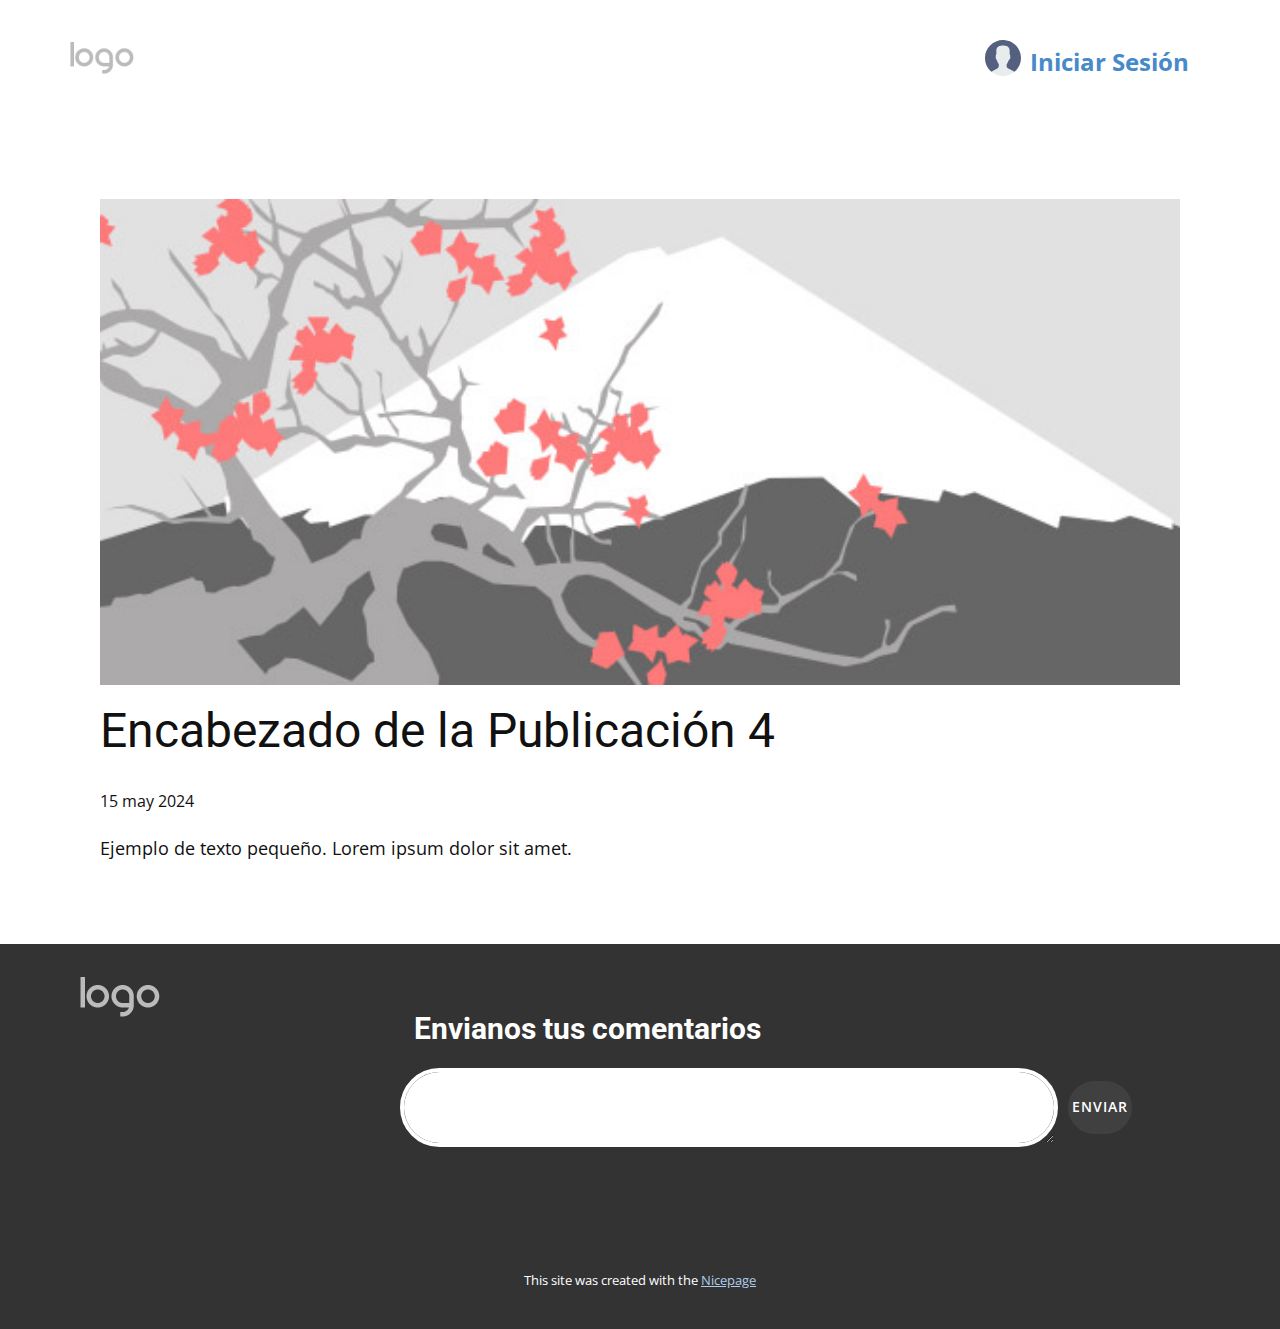
<file: blog/enviar-3.html>
<!DOCTYPE html>
<html style="font-size: 16px;" lang="es"><head>
    <meta name="viewport" content="width=device-width, initial-scale=1.0">
    <meta charset="utf-8">
    <meta name="keywords" content="Encabezado de la Publicación 1">
    <meta name="description" content="">
    <title>Encabezado de la Publicación 4</title>
    <link rel="stylesheet" href="../nicepage.css" media="screen">
<link rel="stylesheet" href="../Post-Template.css" media="screen">
    <script class="u-script" type="text/javascript" src="../jquery.js" defer=""></script>
    <script class="u-script" type="text/javascript" src="../nicepage.js" defer=""></script>
    <meta name="generator" content="Nicepage 6.9.2, nicepage.com">
    <meta name="referrer" content="origin">
    <link id="u-theme-google-font" rel="stylesheet" href="https://fonts.googleapis.com/css?family=Roboto:100,100i,300,300i,400,400i,500,500i,700,700i,900,900i|Open+Sans:300,300i,400,400i,500,500i,600,600i,700,700i,800,800i">
    
    
    
    
    
    
    <script type="application/ld+json">{
		"@context": "http://schema.org",
		"@type": "Organization",
		"name": "",
		"logo": "images/default-logo.png"
}</script>
    <meta name="theme-color" content="#478ac9">
  <meta data-intl-tel-input-cdn-path="intlTelInput/"></head>
  <body data-path-to-root="./" data-include-products="false" class="u-body u-xl-mode" data-lang="es"><header class="u-clearfix u-header u-header" id="sec-3ede"><div class="u-clearfix u-sheet u-sheet-1">
        <a href="../Página-lg.html" class="u-image u-logo u-image-1" title="Página lg">
          <img src="../images/default-logo.png" class="u-logo-image u-logo-image-1">
        </a>
        <p class="u-text u-text-default u-text-1">
          <a class="u-active-none u-border-none u-btn u-button-link u-button-style u-hover-none u-none u-text-palette-1-base u-btn-1" data-href="../Perfil.html" href="../LoginSignin.html"><span class="u-icon u-icon-1"><svg class="u-svg-content" viewBox="0 0 53 53" x="0px" y="0px" style="width: 1em; height: 1em;"><path style="fill:#E7ECED;" d="M18.613,41.552l-7.907,4.313c-0.464,0.253-0.881,0.564-1.269,0.903C14.047,50.655,19.998,53,26.5,53
	c6.454,0,12.367-2.31,16.964-6.144c-0.424-0.358-0.884-0.68-1.394-0.934l-8.467-4.233c-1.094-0.547-1.785-1.665-1.785-2.888v-3.322
	c0.238-0.271,0.51-0.619,0.801-1.03c1.154-1.63,2.027-3.423,2.632-5.304c1.086-0.335,1.886-1.338,1.886-2.53v-3.546
	c0-0.78-0.347-1.477-0.886-1.965v-5.126c0,0,1.053-7.977-9.75-7.977s-9.75,7.977-9.75,7.977v5.126
	c-0.54,0.488-0.886,1.185-0.886,1.965v3.546c0,0.934,0.491,1.756,1.226,2.231c0.886,3.857,3.206,6.633,3.206,6.633v3.24
	C20.296,39.899,19.65,40.986,18.613,41.552z"></path><g><path style="fill:#556080;" d="M26.953,0.004C12.32-0.246,0.254,11.414,0.004,26.047C-0.138,34.344,3.56,41.801,9.448,46.76
		c0.385-0.336,0.798-0.644,1.257-0.894l7.907-4.313c1.037-0.566,1.683-1.653,1.683-2.835v-3.24c0,0-2.321-2.776-3.206-6.633
		c-0.734-0.475-1.226-1.296-1.226-2.231v-3.546c0-0.78,0.347-1.477,0.886-1.965v-5.126c0,0-1.053-7.977,9.75-7.977
		s9.75,7.977,9.75,7.977v5.126c0.54,0.488,0.886,1.185,0.886,1.965v3.546c0,1.192-0.8,2.195-1.886,2.53
		c-0.605,1.881-1.478,3.674-2.632,5.304c-0.291,0.411-0.563,0.759-0.801,1.03V38.8c0,1.223,0.691,2.342,1.785,2.888l8.467,4.233
		c0.508,0.254,0.967,0.575,1.39,0.932c5.71-4.762,9.399-11.882,9.536-19.9C53.246,12.32,41.587,0.254,26.953,0.004z"></path>
</g></svg></span>&nbsp;Iniciar Sesión
          </a>
        </p>
      </div></header>
    <section class="u-align-center u-clearfix u-section-1" id="sec-34a0">
      <div class="u-clearfix u-sheet u-valign-middle-md u-valign-middle-sm u-valign-middle-xs u-sheet-1"><!--post_details--><!--post_details_options_json--><!--{"source":""}--><!--/post_details_options_json--><!--blog_post-->
        <div class="u-container-style u-expanded-width u-post-details u-post-details-1">
          <div class="u-container-layout u-valign-middle u-container-layout-1"><!--blog_post_image-->
            <img alt="" class="u-blog-control u-expanded-width u-image u-image-default u-image-1" src="../images/0fd3416c.jpeg"><!--/blog_post_image--><!--blog_post_header-->
            <h2 class="u-blog-control u-text u-text-1">Encabezado de la Publicación 4</h2><!--/blog_post_header--><!--blog_post_metadata-->
            <div class="u-blog-control u-metadata u-metadata-1"><!--blog_post_metadata_date-->
              <span class="u-meta-date u-meta-icon">15 may 2024</span><!--/blog_post_metadata_date--><!--blog_post_metadata_category-->
              <!--/blog_post_metadata_category--><!--blog_post_metadata_comments-->
              <!--/blog_post_metadata_comments-->
            </div><!--/blog_post_metadata--><!--blog_post_content-->
            <div class="u-align-justify u-blog-control u-post-content u-text u-text-2 fr-view">
  Ejemplo de texto pequeño. Lorem ipsum dolor sit amet.
  </div><!--/blog_post_content-->
          </div>
        </div><!--/blog_post--><!--/post_details-->
      </div>
    </section>
    
    
    
    
    
    
    <footer class="u-clearfix u-footer u-grey-80 u-footer" id="sec-6f58"><div class="u-clearfix u-sheet u-valign-middle u-sheet-1">
        <div class="data-layout-selected u-clearfix u-expanded-width u-gutter-30 u-layout-wrap u-layout-wrap-1">
          <div class="u-gutter-0 u-layout">
            <div class="u-layout-row">
              <div class="u-align-center-lg u-align-left-md u-align-left-sm u-align-left-xl u-container-style u-layout-cell u-left-cell u-size-13 u-layout-cell-1">
                <div class="u-container-layout u-valign-top-lg u-valign-top-sm u-valign-top-xl u-container-layout-1">
                  <a href="#" class="u-image u-logo u-image-1" data-image-width="80" data-image-height="40">
                    <img src="../images/default-logo.png" class="u-logo-image u-logo-image-1">
                  </a>
                </div>
              </div>
              <div class="u-align-left u-container-style u-layout-cell u-right-cell u-size-47 u-layout-cell-2">
                <div class="u-container-layout u-container-layout-2">
                  <h5 class="u-text u-text-default u-text-font u-text-1">Envianos tus comentarios</h5>
                  <div class="u-form u-form-1">
                    <form action="https://forms.nicepagesrv.com/v2/form/process" class="u-clearfix u-form-horizontal u-form-spacing-10 u-inner-form" style="padding: 10px" source="email" name="form">
                      <div class="u-form-group u-form-message u-form-group-1">
                        <label for="email-2555" class="u-label u-label-1"></label>
                        <textarea id="email-2555" name="comentario" class="u-border-4 u-border-white u-input u-input-rectangle u-radius-50" required="required"></textarea>
                      </div>
                      <div class="u-align-left u-form-group u-form-submit">
                        <a href="#" class="u-active-grey-90 u-border-4 u-border-active-grey-90 u-border-grey-75 u-border-hover-grey-90 u-btn u-btn-round u-btn-submit u-button-style u-grey-75 u-hover-grey-90 u-radius-50 u-btn-1">enviar</a>
                        <input type="submit" value="submit" class="u-form-control-hidden">
                      </div>
                      <div class="u-form-send-message u-form-send-success"> Thank you! Your message has been sent. </div>
                      <div class="u-form-send-error u-form-send-message"> Unable to send your message. Please fix errors then try again. </div>
                      <input type="hidden" value="" name="recaptchaResponse">
                      <input type="hidden" name="formServices" value="b9adb45e-18d4-6334-3d7c-7cb2d4c08adf">
                    </form>
                  </div>
                </div>
              </div>
            </div>
          </div>
        </div>
      </div></footer>
    <section class="u-backlink u-clearfix u-grey-80">
      <p class="u-text">
        <span>This site was created with the </span>
        <a class="u-link" href="https://nicepage.com/" target="_blank" rel="nofollow">
          <span>Nicepage</span>
        </a>
      </p>
    </section>
  
</body></html>
</file>
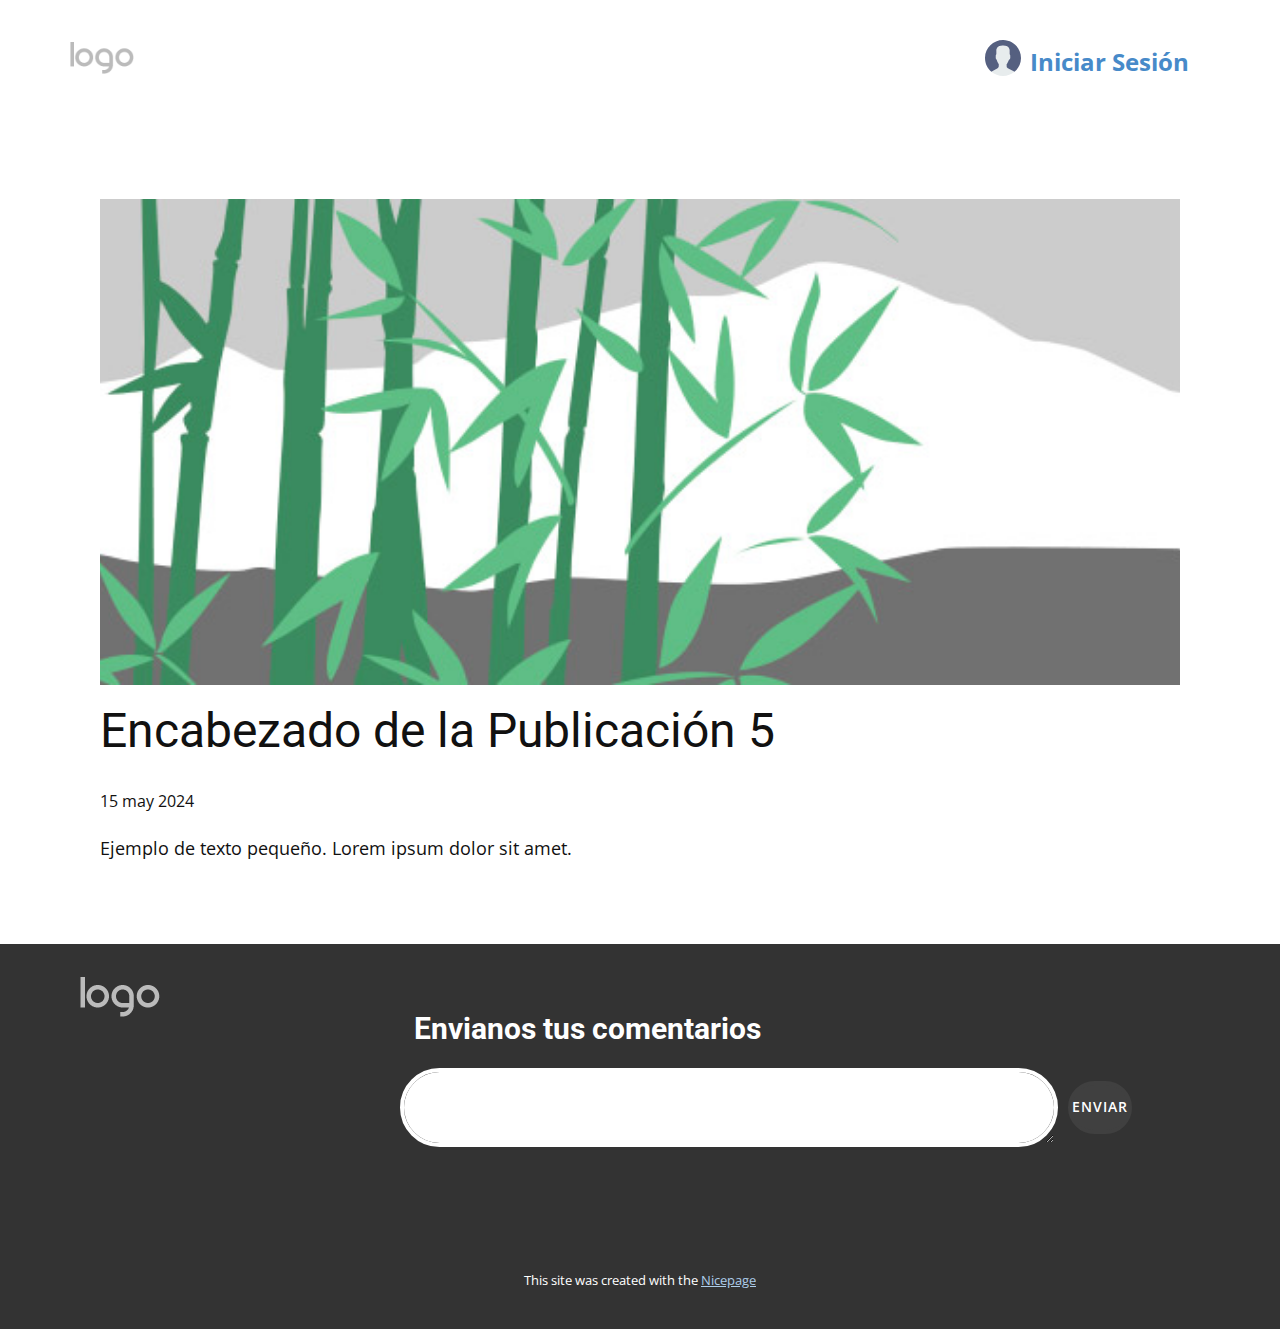
<file: blog/enviar-4.html>
<!DOCTYPE html>
<html style="font-size: 16px;" lang="es"><head>
    <meta name="viewport" content="width=device-width, initial-scale=1.0">
    <meta charset="utf-8">
    <meta name="keywords" content="Encabezado de la Publicación 1">
    <meta name="description" content="">
    <title>Encabezado de la Publicación 5</title>
    <link rel="stylesheet" href="../nicepage.css" media="screen">
<link rel="stylesheet" href="../Post-Template.css" media="screen">
    <script class="u-script" type="text/javascript" src="../jquery.js" defer=""></script>
    <script class="u-script" type="text/javascript" src="../nicepage.js" defer=""></script>
    <meta name="generator" content="Nicepage 6.9.2, nicepage.com">
    <meta name="referrer" content="origin">
    <link id="u-theme-google-font" rel="stylesheet" href="https://fonts.googleapis.com/css?family=Roboto:100,100i,300,300i,400,400i,500,500i,700,700i,900,900i|Open+Sans:300,300i,400,400i,500,500i,600,600i,700,700i,800,800i">
    
    
    
    
    
    
    <script type="application/ld+json">{
		"@context": "http://schema.org",
		"@type": "Organization",
		"name": "",
		"logo": "images/default-logo.png"
}</script>
    <meta name="theme-color" content="#478ac9">
  <meta data-intl-tel-input-cdn-path="intlTelInput/"></head>
  <body data-path-to-root="./" data-include-products="false" class="u-body u-xl-mode" data-lang="es"><header class="u-clearfix u-header u-header" id="sec-3ede"><div class="u-clearfix u-sheet u-sheet-1">
        <a href="../Página-lg.html" class="u-image u-logo u-image-1" title="Página lg">
          <img src="../images/default-logo.png" class="u-logo-image u-logo-image-1">
        </a>
        <p class="u-text u-text-default u-text-1">
          <a class="u-active-none u-border-none u-btn u-button-link u-button-style u-hover-none u-none u-text-palette-1-base u-btn-1" data-href="../Perfil.html" href="../LoginSignin.html"><span class="u-icon u-icon-1"><svg class="u-svg-content" viewBox="0 0 53 53" x="0px" y="0px" style="width: 1em; height: 1em;"><path style="fill:#E7ECED;" d="M18.613,41.552l-7.907,4.313c-0.464,0.253-0.881,0.564-1.269,0.903C14.047,50.655,19.998,53,26.5,53
	c6.454,0,12.367-2.31,16.964-6.144c-0.424-0.358-0.884-0.68-1.394-0.934l-8.467-4.233c-1.094-0.547-1.785-1.665-1.785-2.888v-3.322
	c0.238-0.271,0.51-0.619,0.801-1.03c1.154-1.63,2.027-3.423,2.632-5.304c1.086-0.335,1.886-1.338,1.886-2.53v-3.546
	c0-0.78-0.347-1.477-0.886-1.965v-5.126c0,0,1.053-7.977-9.75-7.977s-9.75,7.977-9.75,7.977v5.126
	c-0.54,0.488-0.886,1.185-0.886,1.965v3.546c0,0.934,0.491,1.756,1.226,2.231c0.886,3.857,3.206,6.633,3.206,6.633v3.24
	C20.296,39.899,19.65,40.986,18.613,41.552z"></path><g><path style="fill:#556080;" d="M26.953,0.004C12.32-0.246,0.254,11.414,0.004,26.047C-0.138,34.344,3.56,41.801,9.448,46.76
		c0.385-0.336,0.798-0.644,1.257-0.894l7.907-4.313c1.037-0.566,1.683-1.653,1.683-2.835v-3.24c0,0-2.321-2.776-3.206-6.633
		c-0.734-0.475-1.226-1.296-1.226-2.231v-3.546c0-0.78,0.347-1.477,0.886-1.965v-5.126c0,0-1.053-7.977,9.75-7.977
		s9.75,7.977,9.75,7.977v5.126c0.54,0.488,0.886,1.185,0.886,1.965v3.546c0,1.192-0.8,2.195-1.886,2.53
		c-0.605,1.881-1.478,3.674-2.632,5.304c-0.291,0.411-0.563,0.759-0.801,1.03V38.8c0,1.223,0.691,2.342,1.785,2.888l8.467,4.233
		c0.508,0.254,0.967,0.575,1.39,0.932c5.71-4.762,9.399-11.882,9.536-19.9C53.246,12.32,41.587,0.254,26.953,0.004z"></path>
</g></svg></span>&nbsp;Iniciar Sesión
          </a>
        </p>
      </div></header>
    <section class="u-align-center u-clearfix u-section-1" id="sec-34a0">
      <div class="u-clearfix u-sheet u-valign-middle-md u-valign-middle-sm u-valign-middle-xs u-sheet-1"><!--post_details--><!--post_details_options_json--><!--{"source":""}--><!--/post_details_options_json--><!--blog_post-->
        <div class="u-container-style u-expanded-width u-post-details u-post-details-1">
          <div class="u-container-layout u-valign-middle u-container-layout-1"><!--blog_post_image-->
            <img alt="" class="u-blog-control u-expanded-width u-image u-image-default u-image-1" src="../images/68f64b9d.jpeg"><!--/blog_post_image--><!--blog_post_header-->
            <h2 class="u-blog-control u-text u-text-1">Encabezado de la Publicación 5</h2><!--/blog_post_header--><!--blog_post_metadata-->
            <div class="u-blog-control u-metadata u-metadata-1"><!--blog_post_metadata_date-->
              <span class="u-meta-date u-meta-icon">15 may 2024</span><!--/blog_post_metadata_date--><!--blog_post_metadata_category-->
              <!--/blog_post_metadata_category--><!--blog_post_metadata_comments-->
              <!--/blog_post_metadata_comments-->
            </div><!--/blog_post_metadata--><!--blog_post_content-->
            <div class="u-align-justify u-blog-control u-post-content u-text u-text-2 fr-view">
  Ejemplo de texto pequeño. Lorem ipsum dolor sit amet.
  </div><!--/blog_post_content-->
          </div>
        </div><!--/blog_post--><!--/post_details-->
      </div>
    </section>
    
    
    
    
    
    
    <footer class="u-clearfix u-footer u-grey-80 u-footer" id="sec-6f58"><div class="u-clearfix u-sheet u-valign-middle u-sheet-1">
        <div class="data-layout-selected u-clearfix u-expanded-width u-gutter-30 u-layout-wrap u-layout-wrap-1">
          <div class="u-gutter-0 u-layout">
            <div class="u-layout-row">
              <div class="u-align-center-lg u-align-left-md u-align-left-sm u-align-left-xl u-container-style u-layout-cell u-left-cell u-size-13 u-layout-cell-1">
                <div class="u-container-layout u-valign-top-lg u-valign-top-sm u-valign-top-xl u-container-layout-1">
                  <a href="#" class="u-image u-logo u-image-1" data-image-width="80" data-image-height="40">
                    <img src="../images/default-logo.png" class="u-logo-image u-logo-image-1">
                  </a>
                </div>
              </div>
              <div class="u-align-left u-container-style u-layout-cell u-right-cell u-size-47 u-layout-cell-2">
                <div class="u-container-layout u-container-layout-2">
                  <h5 class="u-text u-text-default u-text-font u-text-1">Envianos tus comentarios</h5>
                  <div class="u-form u-form-1">
                    <form action="https://forms.nicepagesrv.com/v2/form/process" class="u-clearfix u-form-horizontal u-form-spacing-10 u-inner-form" style="padding: 10px" source="email" name="form">
                      <div class="u-form-group u-form-message u-form-group-1">
                        <label for="email-2555" class="u-label u-label-1"></label>
                        <textarea id="email-2555" name="comentario" class="u-border-4 u-border-white u-input u-input-rectangle u-radius-50" required="required"></textarea>
                      </div>
                      <div class="u-align-left u-form-group u-form-submit">
                        <a href="#" class="u-active-grey-90 u-border-4 u-border-active-grey-90 u-border-grey-75 u-border-hover-grey-90 u-btn u-btn-round u-btn-submit u-button-style u-grey-75 u-hover-grey-90 u-radius-50 u-btn-1">enviar</a>
                        <input type="submit" value="submit" class="u-form-control-hidden">
                      </div>
                      <div class="u-form-send-message u-form-send-success"> Thank you! Your message has been sent. </div>
                      <div class="u-form-send-error u-form-send-message"> Unable to send your message. Please fix errors then try again. </div>
                      <input type="hidden" value="" name="recaptchaResponse">
                      <input type="hidden" name="formServices" value="b9adb45e-18d4-6334-3d7c-7cb2d4c08adf">
                    </form>
                  </div>
                </div>
              </div>
            </div>
          </div>
        </div>
      </div></footer>
    <section class="u-backlink u-clearfix u-grey-80">
      <p class="u-text">
        <span>This site was created with the </span>
        <a class="u-link" href="https://nicepage.com/" target="_blank" rel="nofollow">
          <span>Nicepage</span>
        </a>
      </p>
    </section>
  
</body></html>
</file>
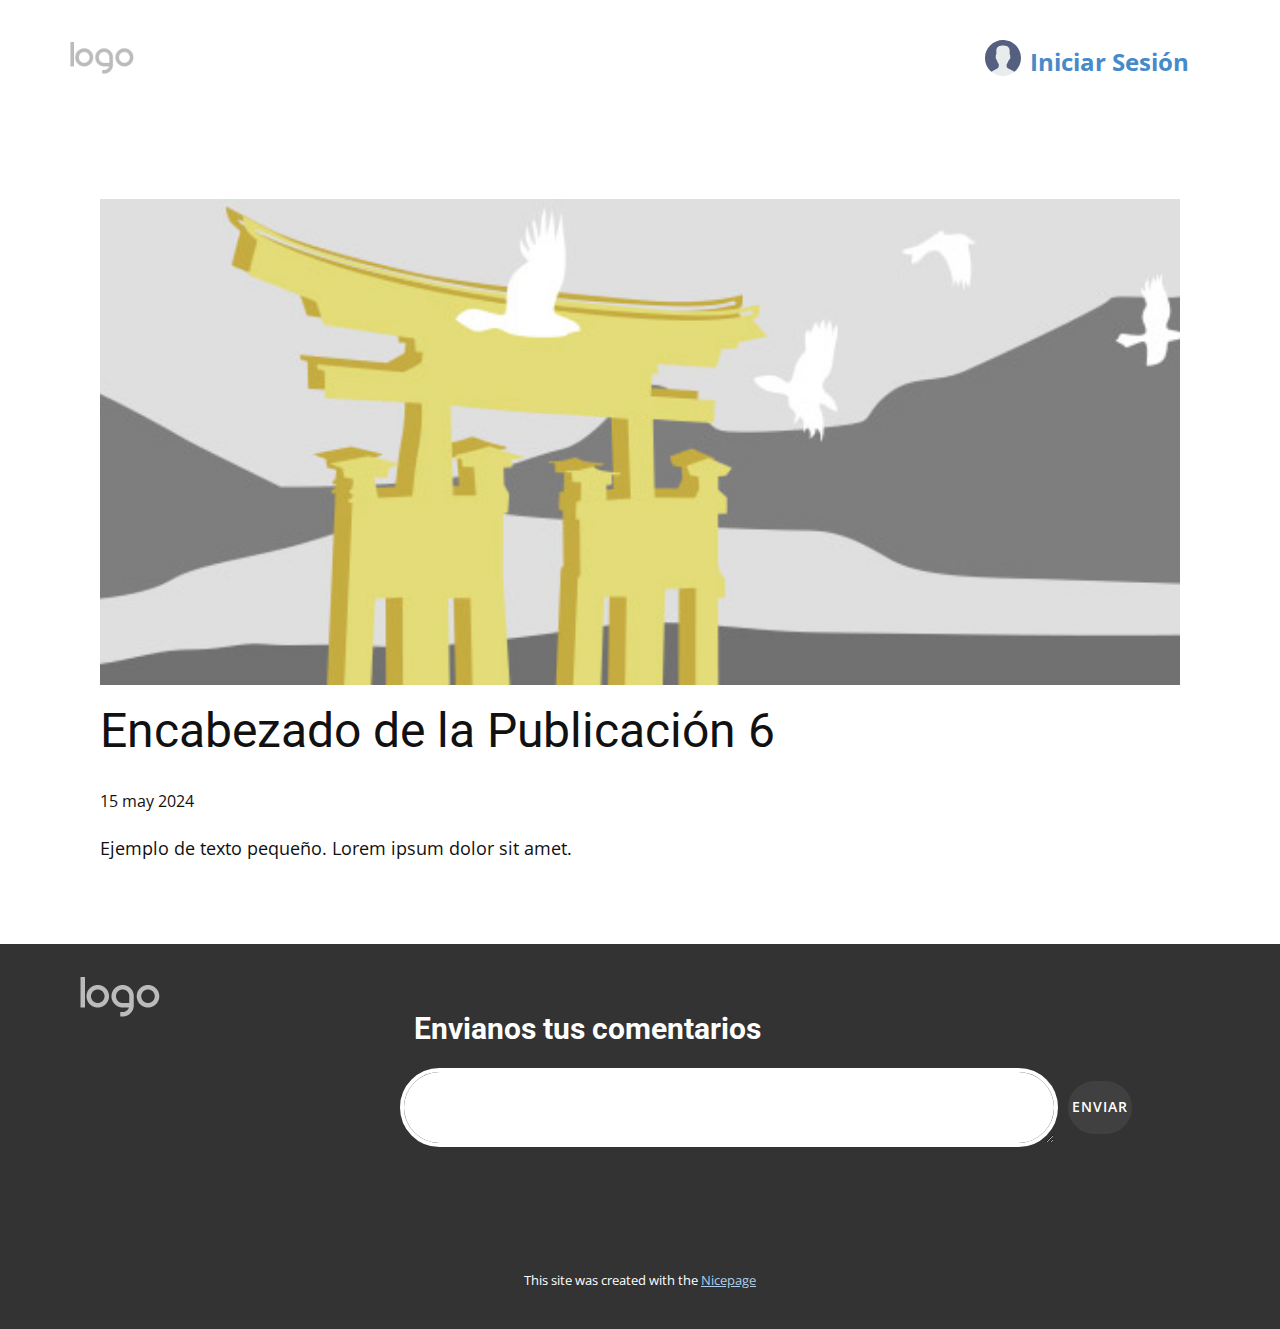
<file: blog/enviar-5.html>
<!DOCTYPE html>
<html style="font-size: 16px;" lang="es"><head>
    <meta name="viewport" content="width=device-width, initial-scale=1.0">
    <meta charset="utf-8">
    <meta name="keywords" content="Encabezado de la Publicación 1">
    <meta name="description" content="">
    <title>Encabezado de la Publicación 6</title>
    <link rel="stylesheet" href="../nicepage.css" media="screen">
<link rel="stylesheet" href="../Post-Template.css" media="screen">
    <script class="u-script" type="text/javascript" src="../jquery.js" defer=""></script>
    <script class="u-script" type="text/javascript" src="../nicepage.js" defer=""></script>
    <meta name="generator" content="Nicepage 6.9.2, nicepage.com">
    <meta name="referrer" content="origin">
    <link id="u-theme-google-font" rel="stylesheet" href="https://fonts.googleapis.com/css?family=Roboto:100,100i,300,300i,400,400i,500,500i,700,700i,900,900i|Open+Sans:300,300i,400,400i,500,500i,600,600i,700,700i,800,800i">
    
    
    
    
    
    
    <script type="application/ld+json">{
		"@context": "http://schema.org",
		"@type": "Organization",
		"name": "",
		"logo": "images/default-logo.png"
}</script>
    <meta name="theme-color" content="#478ac9">
  <meta data-intl-tel-input-cdn-path="intlTelInput/"></head>
  <body data-path-to-root="./" data-include-products="false" class="u-body u-xl-mode" data-lang="es"><header class="u-clearfix u-header u-header" id="sec-3ede"><div class="u-clearfix u-sheet u-sheet-1">
        <a href="../Página-lg.html" class="u-image u-logo u-image-1" title="Página lg">
          <img src="../images/default-logo.png" class="u-logo-image u-logo-image-1">
        </a>
        <p class="u-text u-text-default u-text-1">
          <a class="u-active-none u-border-none u-btn u-button-link u-button-style u-hover-none u-none u-text-palette-1-base u-btn-1" data-href="../Perfil.html" href="../LoginSignin.html"><span class="u-icon u-icon-1"><svg class="u-svg-content" viewBox="0 0 53 53" x="0px" y="0px" style="width: 1em; height: 1em;"><path style="fill:#E7ECED;" d="M18.613,41.552l-7.907,4.313c-0.464,0.253-0.881,0.564-1.269,0.903C14.047,50.655,19.998,53,26.5,53
	c6.454,0,12.367-2.31,16.964-6.144c-0.424-0.358-0.884-0.68-1.394-0.934l-8.467-4.233c-1.094-0.547-1.785-1.665-1.785-2.888v-3.322
	c0.238-0.271,0.51-0.619,0.801-1.03c1.154-1.63,2.027-3.423,2.632-5.304c1.086-0.335,1.886-1.338,1.886-2.53v-3.546
	c0-0.78-0.347-1.477-0.886-1.965v-5.126c0,0,1.053-7.977-9.75-7.977s-9.75,7.977-9.75,7.977v5.126
	c-0.54,0.488-0.886,1.185-0.886,1.965v3.546c0,0.934,0.491,1.756,1.226,2.231c0.886,3.857,3.206,6.633,3.206,6.633v3.24
	C20.296,39.899,19.65,40.986,18.613,41.552z"></path><g><path style="fill:#556080;" d="M26.953,0.004C12.32-0.246,0.254,11.414,0.004,26.047C-0.138,34.344,3.56,41.801,9.448,46.76
		c0.385-0.336,0.798-0.644,1.257-0.894l7.907-4.313c1.037-0.566,1.683-1.653,1.683-2.835v-3.24c0,0-2.321-2.776-3.206-6.633
		c-0.734-0.475-1.226-1.296-1.226-2.231v-3.546c0-0.78,0.347-1.477,0.886-1.965v-5.126c0,0-1.053-7.977,9.75-7.977
		s9.75,7.977,9.75,7.977v5.126c0.54,0.488,0.886,1.185,0.886,1.965v3.546c0,1.192-0.8,2.195-1.886,2.53
		c-0.605,1.881-1.478,3.674-2.632,5.304c-0.291,0.411-0.563,0.759-0.801,1.03V38.8c0,1.223,0.691,2.342,1.785,2.888l8.467,4.233
		c0.508,0.254,0.967,0.575,1.39,0.932c5.71-4.762,9.399-11.882,9.536-19.9C53.246,12.32,41.587,0.254,26.953,0.004z"></path>
</g></svg></span>&nbsp;Iniciar Sesión
          </a>
        </p>
      </div></header>
    <section class="u-align-center u-clearfix u-section-1" id="sec-34a0">
      <div class="u-clearfix u-sheet u-valign-middle-md u-valign-middle-sm u-valign-middle-xs u-sheet-1"><!--post_details--><!--post_details_options_json--><!--{"source":""}--><!--/post_details_options_json--><!--blog_post-->
        <div class="u-container-style u-expanded-width u-post-details u-post-details-1">
          <div class="u-container-layout u-valign-middle u-container-layout-1"><!--blog_post_image-->
            <img alt="" class="u-blog-control u-expanded-width u-image u-image-default u-image-1" src="../images/8ad73f3c.jpeg"><!--/blog_post_image--><!--blog_post_header-->
            <h2 class="u-blog-control u-text u-text-1">Encabezado de la Publicación 6</h2><!--/blog_post_header--><!--blog_post_metadata-->
            <div class="u-blog-control u-metadata u-metadata-1"><!--blog_post_metadata_date-->
              <span class="u-meta-date u-meta-icon">15 may 2024</span><!--/blog_post_metadata_date--><!--blog_post_metadata_category-->
              <!--/blog_post_metadata_category--><!--blog_post_metadata_comments-->
              <!--/blog_post_metadata_comments-->
            </div><!--/blog_post_metadata--><!--blog_post_content-->
            <div class="u-align-justify u-blog-control u-post-content u-text u-text-2 fr-view">
  Ejemplo de texto pequeño. Lorem ipsum dolor sit amet.
  </div><!--/blog_post_content-->
          </div>
        </div><!--/blog_post--><!--/post_details-->
      </div>
    </section>
    
    
    
    
    
    
    <footer class="u-clearfix u-footer u-grey-80 u-footer" id="sec-6f58"><div class="u-clearfix u-sheet u-valign-middle u-sheet-1">
        <div class="data-layout-selected u-clearfix u-expanded-width u-gutter-30 u-layout-wrap u-layout-wrap-1">
          <div class="u-gutter-0 u-layout">
            <div class="u-layout-row">
              <div class="u-align-center-lg u-align-left-md u-align-left-sm u-align-left-xl u-container-style u-layout-cell u-left-cell u-size-13 u-layout-cell-1">
                <div class="u-container-layout u-valign-top-lg u-valign-top-sm u-valign-top-xl u-container-layout-1">
                  <a href="#" class="u-image u-logo u-image-1" data-image-width="80" data-image-height="40">
                    <img src="../images/default-logo.png" class="u-logo-image u-logo-image-1">
                  </a>
                </div>
              </div>
              <div class="u-align-left u-container-style u-layout-cell u-right-cell u-size-47 u-layout-cell-2">
                <div class="u-container-layout u-container-layout-2">
                  <h5 class="u-text u-text-default u-text-font u-text-1">Envianos tus comentarios</h5>
                  <div class="u-form u-form-1">
                    <form action="https://forms.nicepagesrv.com/v2/form/process" class="u-clearfix u-form-horizontal u-form-spacing-10 u-inner-form" style="padding: 10px" source="email" name="form">
                      <div class="u-form-group u-form-message u-form-group-1">
                        <label for="email-2555" class="u-label u-label-1"></label>
                        <textarea id="email-2555" name="comentario" class="u-border-4 u-border-white u-input u-input-rectangle u-radius-50" required="required"></textarea>
                      </div>
                      <div class="u-align-left u-form-group u-form-submit">
                        <a href="#" class="u-active-grey-90 u-border-4 u-border-active-grey-90 u-border-grey-75 u-border-hover-grey-90 u-btn u-btn-round u-btn-submit u-button-style u-grey-75 u-hover-grey-90 u-radius-50 u-btn-1">enviar</a>
                        <input type="submit" value="submit" class="u-form-control-hidden">
                      </div>
                      <div class="u-form-send-message u-form-send-success"> Thank you! Your message has been sent. </div>
                      <div class="u-form-send-error u-form-send-message"> Unable to send your message. Please fix errors then try again. </div>
                      <input type="hidden" value="" name="recaptchaResponse">
                      <input type="hidden" name="formServices" value="b9adb45e-18d4-6334-3d7c-7cb2d4c08adf">
                    </form>
                  </div>
                </div>
              </div>
            </div>
          </div>
        </div>
      </div></footer>
    <section class="u-backlink u-clearfix u-grey-80">
      <p class="u-text">
        <span>This site was created with the </span>
        <a class="u-link" href="https://nicepage.com/" target="_blank" rel="nofollow">
          <span>Nicepage</span>
        </a>
      </p>
    </section>
  
</body></html>
</file>
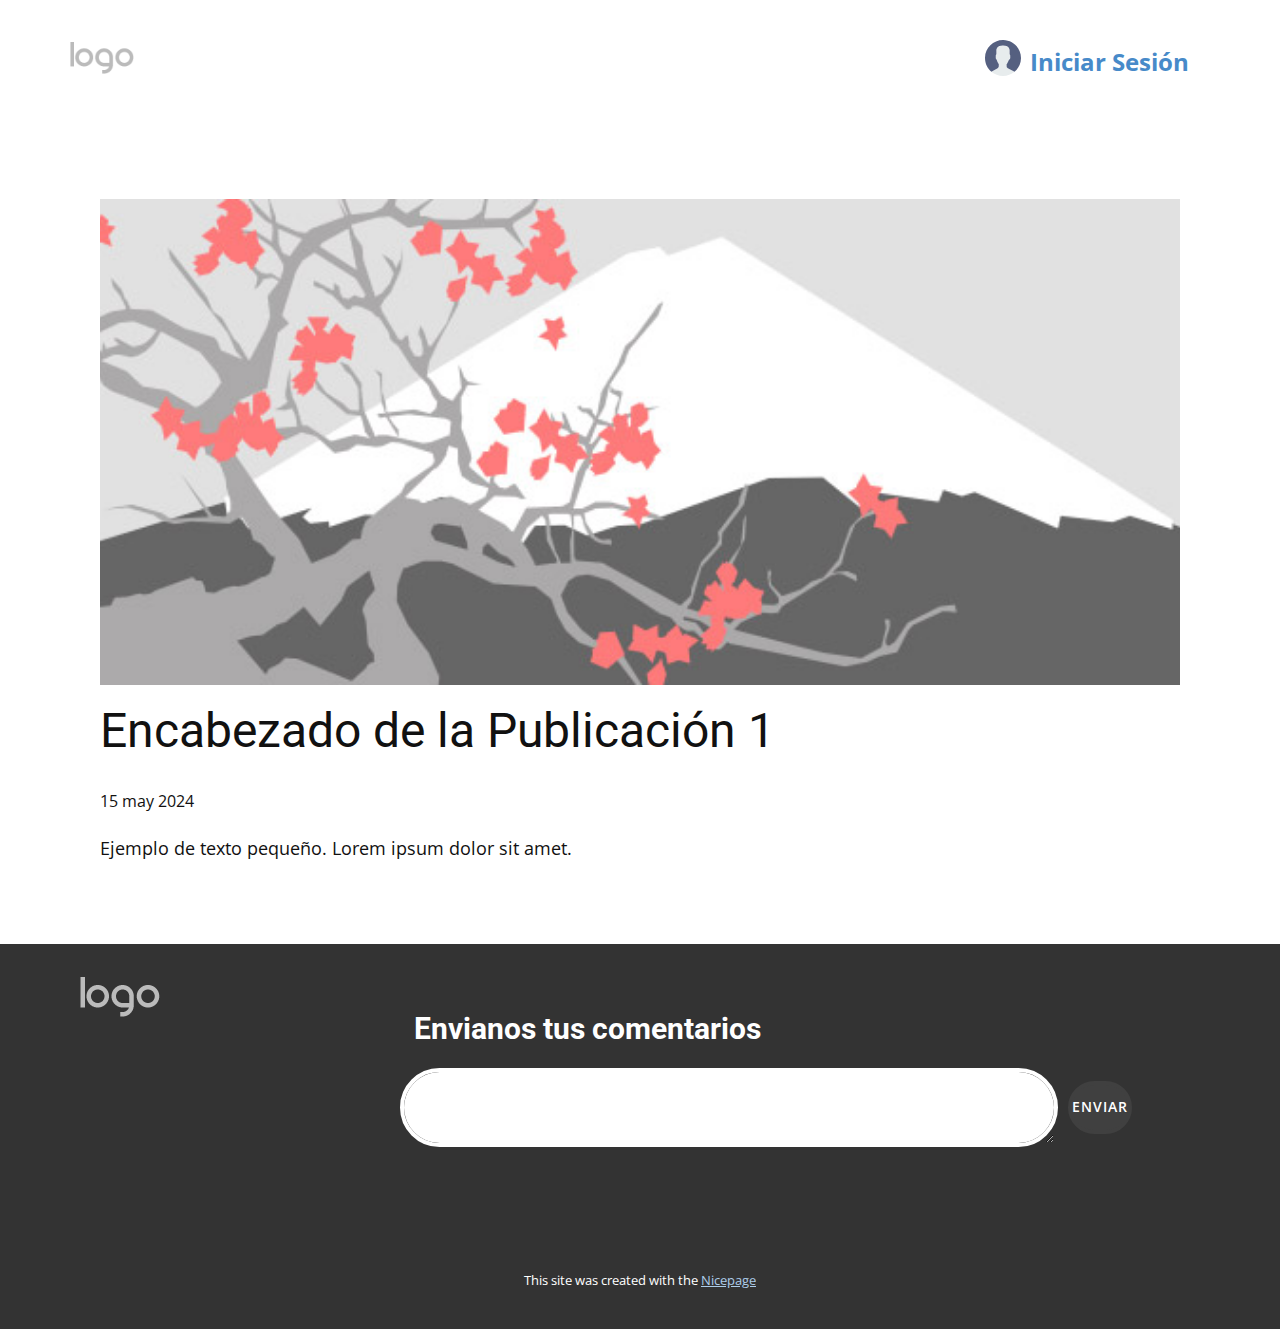
<file: blog/enviar.html>
<!DOCTYPE html>
<html style="font-size: 16px;" lang="es"><head>
    <meta name="viewport" content="width=device-width, initial-scale=1.0">
    <meta charset="utf-8">
    <meta name="keywords" content="Encabezado de la Publicación 1">
    <meta name="description" content="">
    <title>Encabezado de la Publicación 1</title>
    <link rel="stylesheet" href="../nicepage.css" media="screen">
<link rel="stylesheet" href="../Post-Template.css" media="screen">
    <script class="u-script" type="text/javascript" src="../jquery.js" defer=""></script>
    <script class="u-script" type="text/javascript" src="../nicepage.js" defer=""></script>
    <meta name="generator" content="Nicepage 6.9.2, nicepage.com">
    <meta name="referrer" content="origin">
    <link id="u-theme-google-font" rel="stylesheet" href="https://fonts.googleapis.com/css?family=Roboto:100,100i,300,300i,400,400i,500,500i,700,700i,900,900i|Open+Sans:300,300i,400,400i,500,500i,600,600i,700,700i,800,800i">
    
    
    
    
    
    
    <script type="application/ld+json">{
		"@context": "http://schema.org",
		"@type": "Organization",
		"name": "",
		"logo": "images/default-logo.png"
}</script>
    <meta name="theme-color" content="#478ac9">
  <meta data-intl-tel-input-cdn-path="intlTelInput/"></head>
  <body data-path-to-root="./" data-include-products="false" class="u-body u-xl-mode" data-lang="es"><header class="u-clearfix u-header u-header" id="sec-3ede"><div class="u-clearfix u-sheet u-sheet-1">
        <a href="../Página-lg.html" class="u-image u-logo u-image-1" title="Página lg">
          <img src="../images/default-logo.png" class="u-logo-image u-logo-image-1">
        </a>
        <p class="u-text u-text-default u-text-1">
          <a class="u-active-none u-border-none u-btn u-button-link u-button-style u-hover-none u-none u-text-palette-1-base u-btn-1" data-href="../Perfil.html" href="../LoginSignin.html"><span class="u-icon u-icon-1"><svg class="u-svg-content" viewBox="0 0 53 53" x="0px" y="0px" style="width: 1em; height: 1em;"><path style="fill:#E7ECED;" d="M18.613,41.552l-7.907,4.313c-0.464,0.253-0.881,0.564-1.269,0.903C14.047,50.655,19.998,53,26.5,53
	c6.454,0,12.367-2.31,16.964-6.144c-0.424-0.358-0.884-0.68-1.394-0.934l-8.467-4.233c-1.094-0.547-1.785-1.665-1.785-2.888v-3.322
	c0.238-0.271,0.51-0.619,0.801-1.03c1.154-1.63,2.027-3.423,2.632-5.304c1.086-0.335,1.886-1.338,1.886-2.53v-3.546
	c0-0.78-0.347-1.477-0.886-1.965v-5.126c0,0,1.053-7.977-9.75-7.977s-9.75,7.977-9.75,7.977v5.126
	c-0.54,0.488-0.886,1.185-0.886,1.965v3.546c0,0.934,0.491,1.756,1.226,2.231c0.886,3.857,3.206,6.633,3.206,6.633v3.24
	C20.296,39.899,19.65,40.986,18.613,41.552z"></path><g><path style="fill:#556080;" d="M26.953,0.004C12.32-0.246,0.254,11.414,0.004,26.047C-0.138,34.344,3.56,41.801,9.448,46.76
		c0.385-0.336,0.798-0.644,1.257-0.894l7.907-4.313c1.037-0.566,1.683-1.653,1.683-2.835v-3.24c0,0-2.321-2.776-3.206-6.633
		c-0.734-0.475-1.226-1.296-1.226-2.231v-3.546c0-0.78,0.347-1.477,0.886-1.965v-5.126c0,0-1.053-7.977,9.75-7.977
		s9.75,7.977,9.75,7.977v5.126c0.54,0.488,0.886,1.185,0.886,1.965v3.546c0,1.192-0.8,2.195-1.886,2.53
		c-0.605,1.881-1.478,3.674-2.632,5.304c-0.291,0.411-0.563,0.759-0.801,1.03V38.8c0,1.223,0.691,2.342,1.785,2.888l8.467,4.233
		c0.508,0.254,0.967,0.575,1.39,0.932c5.71-4.762,9.399-11.882,9.536-19.9C53.246,12.32,41.587,0.254,26.953,0.004z"></path>
</g></svg></span>&nbsp;Iniciar Sesión
          </a>
        </p>
      </div></header>
    <section class="u-align-center u-clearfix u-section-1" id="sec-34a0">
      <div class="u-clearfix u-sheet u-valign-middle-md u-valign-middle-sm u-valign-middle-xs u-sheet-1"><!--post_details--><!--post_details_options_json--><!--{"source":""}--><!--/post_details_options_json--><!--blog_post-->
        <div class="u-container-style u-expanded-width u-post-details u-post-details-1">
          <div class="u-container-layout u-valign-middle u-container-layout-1"><!--blog_post_image-->
            <img alt="" class="u-blog-control u-expanded-width u-image u-image-default u-image-1" src="../images/0fd3416c.jpeg"><!--/blog_post_image--><!--blog_post_header-->
            <h2 class="u-blog-control u-text u-text-1">Encabezado de la Publicación 1</h2><!--/blog_post_header--><!--blog_post_metadata-->
            <div class="u-blog-control u-metadata u-metadata-1"><!--blog_post_metadata_date-->
              <span class="u-meta-date u-meta-icon">15 may 2024</span><!--/blog_post_metadata_date--><!--blog_post_metadata_category-->
              <!--/blog_post_metadata_category--><!--blog_post_metadata_comments-->
              <!--/blog_post_metadata_comments-->
            </div><!--/blog_post_metadata--><!--blog_post_content-->
            <div class="u-align-justify u-blog-control u-post-content u-text u-text-2 fr-view">
  Ejemplo de texto pequeño. Lorem ipsum dolor sit amet.
  </div><!--/blog_post_content-->
          </div>
        </div><!--/blog_post--><!--/post_details-->
      </div>
    </section>
    
    
    
    
    
    
    <footer class="u-clearfix u-footer u-grey-80 u-footer" id="sec-6f58"><div class="u-clearfix u-sheet u-valign-middle u-sheet-1">
        <div class="data-layout-selected u-clearfix u-expanded-width u-gutter-30 u-layout-wrap u-layout-wrap-1">
          <div class="u-gutter-0 u-layout">
            <div class="u-layout-row">
              <div class="u-align-center-lg u-align-left-md u-align-left-sm u-align-left-xl u-container-style u-layout-cell u-left-cell u-size-13 u-layout-cell-1">
                <div class="u-container-layout u-valign-top-lg u-valign-top-sm u-valign-top-xl u-container-layout-1">
                  <a href="#" class="u-image u-logo u-image-1" data-image-width="80" data-image-height="40">
                    <img src="../images/default-logo.png" class="u-logo-image u-logo-image-1">
                  </a>
                </div>
              </div>
              <div class="u-align-left u-container-style u-layout-cell u-right-cell u-size-47 u-layout-cell-2">
                <div class="u-container-layout u-container-layout-2">
                  <h5 class="u-text u-text-default u-text-font u-text-1">Envianos tus comentarios</h5>
                  <div class="u-form u-form-1">
                    <form action="https://forms.nicepagesrv.com/v2/form/process" class="u-clearfix u-form-horizontal u-form-spacing-10 u-inner-form" style="padding: 10px" source="email" name="form">
                      <div class="u-form-group u-form-message u-form-group-1">
                        <label for="email-2555" class="u-label u-label-1"></label>
                        <textarea id="email-2555" name="comentario" class="u-border-4 u-border-white u-input u-input-rectangle u-radius-50" required="required"></textarea>
                      </div>
                      <div class="u-align-left u-form-group u-form-submit">
                        <a href="#" class="u-active-grey-90 u-border-4 u-border-active-grey-90 u-border-grey-75 u-border-hover-grey-90 u-btn u-btn-round u-btn-submit u-button-style u-grey-75 u-hover-grey-90 u-radius-50 u-btn-1">enviar</a>
                        <input type="submit" value="submit" class="u-form-control-hidden">
                      </div>
                      <div class="u-form-send-message u-form-send-success"> Thank you! Your message has been sent. </div>
                      <div class="u-form-send-error u-form-send-message"> Unable to send your message. Please fix errors then try again. </div>
                      <input type="hidden" value="" name="recaptchaResponse">
                      <input type="hidden" name="formServices" value="b9adb45e-18d4-6334-3d7c-7cb2d4c08adf">
                    </form>
                  </div>
                </div>
              </div>
            </div>
          </div>
        </div>
      </div></footer>
    <section class="u-backlink u-clearfix u-grey-80">
      <p class="u-text">
        <span>This site was created with the </span>
        <a class="u-link" href="https://nicepage.com/" target="_blank" rel="nofollow">
          <span>Nicepage</span>
        </a>
      </p>
    </section>
  
</body></html>
</file>
